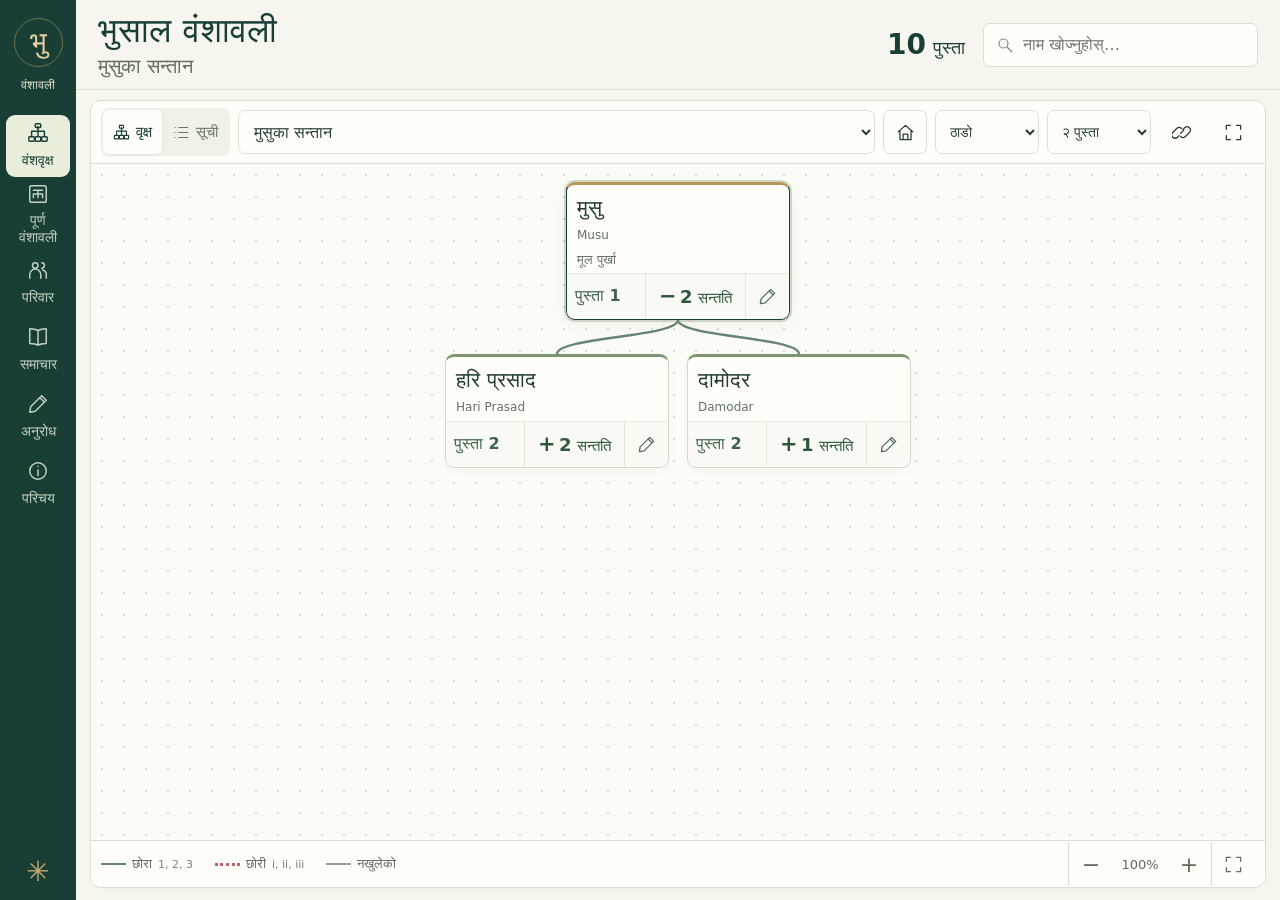
<file: index.html>
<!doctype html>
<html lang="ne"><head><meta charset="utf-8"><meta name="viewport" content="width=device-width,initial-scale=1"><meta name="theme-color" content="#193e35"><meta name="description" content="भुसाल वंशावली — मुसुका सन्तान। पुस्ता र पारिवारिक सम्बन्ध हेर्नुहोस्।"><title>भुसाल वंशावली · मुसुका सन्तान</title><link rel="icon" href="data:image/svg+xml,%3Csvg xmlns='http://www.w3.org/2000/svg' viewBox='0 0 64 64'%3E%3Crect width='64' height='64' rx='15' fill='%23193e35'/%3E%3Ctext x='32' y='45' text-anchor='middle' font-size='40' fill='%23e6d9a7'%3Eभु%3C/text%3E%3C/svg%3E"><link rel="stylesheet" href="./styles.css?v=4.3-compact"></head>
<body class="tree-active"><a class="skip-link" href="#main">परिवारको विवरणमा जानुहोस्</a>
<aside class="rail" aria-label="मुख्य मेनु"><button class="brand-mark" data-home title="मुसुबाट सुरु गर्नुहोस्" aria-label="मूल पुर्खा मुसु">भु<span>वंशावली</span></button><nav>
<button class="rail-link active" data-view="tree" aria-current="page"><span data-icon="tree"></span><span>वंशवृक्ष</span></button><button class="rail-link" data-view="chronicle" aria-label="पूर्ण वंशावली"><span data-icon="chart"></span><span class="chronicle-label">पूर्ण<br>वंशावली</span></button><button class="rail-link" data-view="people"><span data-icon="people"></span><span>परिवार</span></button><button class="rail-link" data-view="news"><span data-icon="book"></span><span>समाचार</span></button><button class="rail-link" data-view="requests"><span data-icon="edit"></span><span>अनुरोध</span></button><button class="rail-link" data-view="about"><span data-icon="info"></span><span>परिचय</span></button></nav><span class="rail-flower" aria-hidden="true">✳</span></aside>
<div id="app-shell"><header class="masthead"><div class="site-title"><h1>भुसाल वंशावली</h1><p>मुसुका सन्तान</p></div><div class="masthead-tools"><div class="generation-badge"><strong id="generation-count">10</strong><span>पुस्ता</span></div><button class="icon-button search-toggle" data-toggle-search aria-label="नाम खोज्नुहोस्" aria-controls="search-panel" aria-expanded="false"><span data-icon="search"></span></button><div id="search-panel" class="global-search"><label class="sr-only" for="search">नाम खोज्नुहोस् · Search names</label><span data-icon="search"></span><input id="search" type="search" placeholder="नाम खोज्नुहोस्…" autocomplete="off" aria-controls="search-results" aria-expanded="false"><div id="search-results" class="search-results" hidden></div></div></div></header>
<main id="main" tabindex="-1"><section id="tree-view" class="view"><h2 id="branch-title" class="sr-only">मुसुका सन्तान</h2><section class="tree-workspace" aria-label="परिवारका शाखा">
<div class="tree-toolbar"><div class="mode-tabs" role="tablist" aria-label="वृक्ष हेर्ने तरिका"><button id="chart-tab" role="tab" aria-selected="true" aria-controls="chart-panel" data-mode="chart"><span data-icon="tree"></span>वृक्ष</button><button id="outline-tab" role="tab" aria-selected="false" aria-controls="outline-panel" tabindex="-1" data-mode="outline"><span data-icon="list"></span>सूची</button></div>
<label class="branch-control"><span class="sr-only">शाखा छान्नुहोस्</span><select id="branch-select" aria-label="शाखा छान्नुहोस्"></select></label><button class="home-button button" data-home aria-label="मूल पुर्खा मुसुमा फर्कनुहोस्" title="मुसुमा फर्कनुहोस्"><span data-icon="home"></span></button>
<div class="view-options"><div class="layout-controls"><select id="orientation" aria-label="वृक्षको दिशा"><option value="vertical">ठाडो</option><option value="horizontal">तेर्सो</option></select></div><div class="depth-control"><select id="depth" aria-label="कति पुस्ता देखाउने"><option value="2">२ पुस्ता</option><option value="3">३ पुस्ता</option><option value="4">४ पुस्ता</option><option value="all">सबै पुस्ता</option><option value="custom" hidden>थप शाखा</option></select></div><button id="share-branch" class="icon-button" aria-label="शाखाको लिंक कपी गर्नुहोस्" title="शाखाको लिंक"><span data-icon="link"></span></button><button id="focus-tree" class="icon-button" aria-label="वृक्ष फैलाउनुहोस्" aria-pressed="false" title="वृक्ष फैलाउनुहोस्"><span data-icon="fit"></span></button></div></div>
<nav id="ancestor-path" class="ancestor-path" aria-label="मुसुसम्मको पुस्ता"></nav>
<div id="chart-panel" role="tabpanel" aria-labelledby="chart-tab"><div id="tree-viewport" class="tree-viewport" tabindex="0" aria-label="पारिवारिक वृक्ष। शाखा हेर्न स्क्रोल गर्नुहोस्।"><div id="tree-sizer"><div id="tree-canvas"></div></div></div></div>
<div id="outline-panel" role="tabpanel" aria-labelledby="outline-tab" hidden><div id="outline-list"></div></div>
<div class="connection-key" aria-label="रेखाको अर्थ"><div class="key-labels"><span><i class="male-line"></i>छोरा <small>1, 2, 3</small></span><span><i class="female-line"></i>छोरी <small>i, ii, iii</small></span><span><i class="unknown-line"></i>नखुलेको</span></div><div class="zoom-tools"><button id="zoom-out" aria-label="सानो पार्नुहोस्">−</button><button id="zoom-reset" aria-label="सामान्य आकार">100%</button><button id="zoom-in" aria-label="ठूलो पार्नुहोस्">+</button><button id="fit-tree" aria-label="शाखा मिलाएर हेर्नुहोस्" title="शाखा मिलाएर हेर्नुहोस्"><span data-icon="fit"></span></button></div><span id="tree-count" class="sr-only" role="status" aria-live="polite"></span></div></section></section>
<section id="chronicle-view" class="view" hidden>
  <div class="chronicle-toolbar"><div><h2>पूर्ण वंशावली</h2><p>मुसुदेखि हालसम्मका सबै पुस्ता, एउटै पानामा।</p></div><div class="chronicle-actions"><a class="button primary" href="./Bhusal-Full-Chronicle.pdf#view=FitH" target="_blank" rel="noopener">PDF खोल्नुहोस् <span data-icon="arrow"></span></a><a class="button" href="./Bhusal-Full-Chronicle.pdf" download>डाउनलोड <span data-icon="download"></span></a></div></div>
  <p class="pdf-hint">तल पूर्ण वंशावलीको झलक छ। स्पष्ट पढ्न “PDF खोल्नुहोस्” थिचेर ठूलो पार्नुहोस्। PDF को बुकमार्कबाट मुख्य शाखामा जान सकिन्छ।</p>
  <div class="chronicle-preview" tabindex="0" aria-label="पूर्ण वंशावलीको झलक, स्क्रोल गरेर हेर्नुहोस्"><a href="./Bhusal-Full-Chronicle.pdf#view=FitH" target="_blank" rel="noopener" aria-label="स्पष्ट र ठूलो पढ्न पूर्ण वंशावली PDF खोल्नुहोस्"><img src="./chronicle-preview.png" alt="मुसुका सन्तानका दस पुस्ता र सबै शाखाको पूर्ण वंशावलीको झलक" loading="lazy"></a></div>
</section>
      <section id="people-view" class="view" hidden>
        <div class="page-intro"><span class="eyebrow">FAMILY DIRECTORY</span><h2>हाम्रा परिवारजन</h2><p>सबै शाखाका सदस्य र जीवनसाथी। नामबाट खोज्नुहोस् वा सूची छनोट गर्नुहोस्।</p></div>
        <div class="directory-tools"><label>अभिलेख<select id="people-filter"><option value="all">सबै · Everyone</option><option value="lineage">वंशका सदस्य · Lineage</option><option value="partners">जीवनसाथी · Spouses</option><option value="unclear">पुष्टि बाँकी · Clarify</option><option value="deceased">स्वर्गीय · Deceased</option></select></label><label>पुस्ता<select id="generation-filter"><option value="all">सबै पुस्ता</option></select></label><span id="directory-count" role="status"></span></div>
        <div id="directory-grid" class="directory-grid"></div><p id="directory-empty" class="empty-state" hidden>नाम भेटिएन। अर्को हिज्जे वा छनोट प्रयोग गर्नुहोस्।<br>No matching records. Try another spelling or filter.</p>
      </section>      <section id="news-view" class="view" hidden>
        <div class="page-intro"><span class="eyebrow">STORIES, CULTURE & UPDATES</span><h2>समाचार तथा सम्झना</h2><p>वंशावलीमा भएका सुधार, परिवारका कथा र साझा सम्पदा।</p></div>
        <div class="community-tabs" role="tablist" aria-label="Stories and updates"><button role="tab" aria-selected="true" data-community="updates">समाचार / अपडेट</button><button role="tab" aria-selected="false" tabindex="-1" data-community="heritage">इतिहास र संस्कृति</button><button role="tab" aria-selected="false" tabindex="-1" data-community="photos">तस्बिर</button></div>
        <div id="community-updates" class="community-pane"></div>
        <div id="community-heritage" class="community-pane" hidden></div>
        <div id="community-photos" class="community-pane" hidden></div>
      </section>      <section id="requests-view" class="view" hidden>
        <div class="page-intro"><span class="eyebrow">HELP KEEP OUR RECORDS CURRENT</span><h2>थप्नुहोस्, सच्याउनुहोस्</h2><p>नयाँ सन्तति, नामको सुधार वा परिवारको विवरण पठाउनुहोस्। संयोजकको समीक्षापछि मात्र वंशावलीमा परिवर्तन हुन्छ।</p></div>
        <div class="request-layout"><form id="request-form" class="request-form">
          <label>कुन सदस्यसँग सम्बन्धित? <span>Person or branch</span><select id="request-person" required><option value="">सदस्य छान्नुहोस्…</option></select></label>
          <label>अनुरोधको प्रकार <span>Type of request</span><select id="request-type"><option value="new-child">नयाँ सन्तति / पुस्ता थप्ने</option><option value="parent-details">मातापिताको विवरण थप्ने / सच्याउने</option><option value="correction">नाम वा सम्बन्ध सच्याउने</option><option value="life-status">जीवनस्थिति / निधनको विवरण</option><option value="photo">तस्बिर वा सम्झना</option><option value="story">कथा, इतिहास वा समाचार</option><option value="other">अन्य जानकारी</option></select></label>
          <fieldset id="request-parent-fields" class="request-parent-fields" hidden><legend>मातापिताको विवरण</legend><label>पिताको नाम<input id="request-father" maxlength="160" placeholder="थाहा भएको नाम लेख्नुहोस्"></label><label>माताको नाम<input id="request-mother" maxlength="160" placeholder="थाहा भएको नाम लेख्नुहोस्"></label><p class="request-note">नखुलेको नाम खाली छोड्नुहोस्। थप परिचय र जानकारीको आधार तल लेख्नुहोस्।</p></fieldset><label>नयाँ वा सही नाम <span>Proposed name, if applicable</span><input id="request-name" maxlength="160" placeholder="नेपालीमा नाम लेख्नुहोस्"></label>
          <label>विवरण <span>What should be added or corrected?</span><textarea id="request-details" required maxlength="2500" rows="5" placeholder="सम्बन्ध, मातापिताको नाम र आवश्यक विवरण। मिति लेख्दा BS वा AD स्पष्ट गर्नुहोस्।"></textarea></label>
          <label>जानकारीको आधार <span>Source or supporting evidence</span><textarea id="request-evidence" maxlength="700" rows="2" placeholder="यो जानकारी कसरी थाहा भयो? तस्बिर वा कागजात इमेलमा थप्न सक्नुहुन्छ।"></textarea></label>
          <div class="request-fields"><label>तपाईंको नाम<input id="request-reporter" required maxlength="100" autocomplete="name"></label><label>जवाफका लागि इमेल <span>Optional</span><input id="request-email" type="email" maxlength="160" autocomplete="email"></label></div>
          <button type="submit" class="button primary">अनुरोध तयार गर्नुहोस्</button><p class="request-note">यो फारमले आफैँ इमेल पठाउँदैन। अर्को चरणमा तयार इमेल खोलेर तपाईंले पठाउन सक्नुहुन्छ।</p>
        </form><aside class="request-aside"><article class="about-card"><span class="article-number">सम्पर्क</span><h3>सम्पर्क व्यक्तिहरू</h3><div class="contact-people"><div><span class="contact-role">संयोजक</span><strong class="contact-name">Tikaram Bhusal <span class="contact-nepali" lang="ne">(टीकाराम भुसाल)</span></strong></div><div><span class="contact-role">वेबसाइट व्यवस्थापक · Maintainer</span><a class="contact-name" href="https://ballavbabu.github.io/" target="_blank" rel="noopener">Lila Ballav Bhusal <span class="contact-nepali" lang="ne">(लिला बल्लभ भुसाल)</span><span aria-hidden="true"> ↗</span></a></div></div><p class="contact-email-label">वेबसाइट व्यवस्थापकलाई अनुरोध पठाउने इमेल</p><a class="maintainer-email" href="mailto:krish.bhula@gmail.com">krish.bhula@gmail.com</a><p>प्राप्त जानकारी परिवारसँग पुष्टि गरी वंशावलीमा अद्यावधिक गरिनेछ।</p><ol><li>सम्बन्धित सदस्य छान्नुहोस्।</li><li>सही जानकारी र आधार लेख्नुहोस्।</li><li>इमेल तयार गरेर पठाउनुहोस्।</li></ol><p>Phone numbers are private and are not part of the public family records. Please share photographs or documents as email attachments when needed.</p></article><article class="about-card"><h3>नयाँ पुस्ता</h3><p>A family can grow beyond the tenth generation. Select the existing parent, choose “नयाँ सन्तति,” and provide the child’s name and relationship. The request includes the parent’s permanent record ID so people with matching names are not confused.</p></article></aside></div>
        <section id="request-preview" class="request-preview" hidden><h3>तयार अनुरोध</h3><p role="status">इमेल अझै पठाइएको छैन। तलको बटनबाट इमेल खोलेर समीक्षा गरी पठाउनुहोस्।</p><pre id="request-message"></pre><div class="request-actions"><a id="request-mail" class="button primary">इमेल खोल्नुहोस्</a><button id="request-copy" class="button">पाठ कपी</button><button id="request-download" class="button">अनुरोध डाउनलोड</button></div><p class="request-note">If an email app does not open, copy this text into Gmail and send it to the maintainer. Add photo or document attachments in your email app.</p><p id="request-feedback" role="status"></p></section>
      </section>

<section id="about-view" class="view" hidden><div class="page-intro"><h2>हाम्रो परिवार, हाम्रो पहिचान</h2><p>मुसुका सन्तानको पुस्ता र पारिवारिक सम्बन्ध।</p></div><div class="about-grid">
<article class="about-card"><h3>वंशवृक्ष हेर्ने तरिका</h3><p>नाममा थिच्दा परिवार र तस्बिरको विवरण खुल्छ। + जीवनसाथीको नाममा थिच्दा उहाँको आफ्नै विवरण र मातापिताको जानकारी खुल्छ। + बाट सन्तति खोल्नुहोस्। सूचीबाट पुस्ता अनुसार पढ्न सकिन्छ।</p><p>हरियो सीधा रेखाले छोरा र रातो थोप्ला रेखाले छोरीलाई जनाउँछ। लिङ्ग नखुलेको सम्बन्ध खैरो रेखामा देखिन्छ। छोरीका उपलब्ध सन्तति पनि वृक्षमा समेटिएका छन्।</p><p>1, 2, 3 र i, ii, iii छुट्टाछुट्टै क्रमचिन्ह हुन्। यी दुई समूह जोडेर एउटै जन्मक्रम मानिएको छैन। ? भएको नाम वा विवरणमा थप पुष्टि आवश्यक छ।</p><p>स्व. ले स्वर्गीय जनाउँछ। जीवनस्थिति नखुलेको व्यक्तिलाई स्वतः जीवित वा स्वर्गीय मानिएको छैन।</p></article>
<article class="about-card"><h3>तस्बिर र नयाँ पुस्ता</h3><p>व्यक्तिको विवरणमा तस्बिर राखेर यस ब्राउजरमा हेर्न सकिन्छ। सबैले देख्ने तस्बिरका लागि संयोजकलाई अनुरोध पठाउनुहोस्।</p><p>नयाँ सन्तति वा नामको सुधारका लागि कलमको चिन्ह वा अनुरोध मेनु प्रयोग गर्नुहोस्। तपाईंले पठाएको इमेल संयोजकले समीक्षा गरेपछि वंशावली अद्यावधिक हुन्छ।</p><p>फोन नम्बर सार्वजनिक गरिएको छैन।</p><button class="button primary" data-view="requests">अनुरोध पठाउने</button></article><article class="about-card contact-card"><h3>सम्पर्क व्यक्तिहरू</h3><div class="contact-people"><div><span class="contact-role">संयोजक</span><strong class="contact-name">Tikaram Bhusal <span class="contact-nepali" lang="ne">(टीकाराम भुसाल)</span></strong></div><div><span class="contact-role">वेबसाइट व्यवस्थापक · Maintainer</span><a class="contact-name" href="https://ballavbabu.github.io/" target="_blank" rel="noopener">Lila Ballav Bhusal <span class="contact-nepali" lang="ne">(लिला बल्लभ भुसाल)</span><span aria-hidden="true"> ↗</span></a></div></div><p class="contact-email-label">वेबसाइट व्यवस्थापकलाई अनुरोध पठाउने इमेल</p><a class="maintainer-email" href="mailto:krish.bhula@gmail.com">krish.bhula@gmail.com</a><p>नाम, मातापिता वा नयाँ सन्ततिको विवरण पठाउन अनुरोध फारम प्रयोग गर्न सक्नुहुन्छ।</p><button class="button" data-view="requests">अनुरोध तयार गर्ने</button></article></div></section>
</main></div><dialog id="profile-dialog" class="profile-dialog" aria-labelledby="profile-name"><div id="profile-content"></div></dialog><input id="photo-input" type="file" accept="image/jpeg,image/png,image/webp" hidden><div id="toast" class="toast" role="status" hidden></div><noscript><p>वंशवृक्ष हेर्न ब्राउजरमा JavaScript खोल्नुहोस्।</p></noscript><script src="./data.js?v=4.1"></script><script src="./app.js?v=4.3-compact"></script><script src="./content.js?v=4.1"></script><script src="./community.js?v=4.1"></script></body></html>
</file>
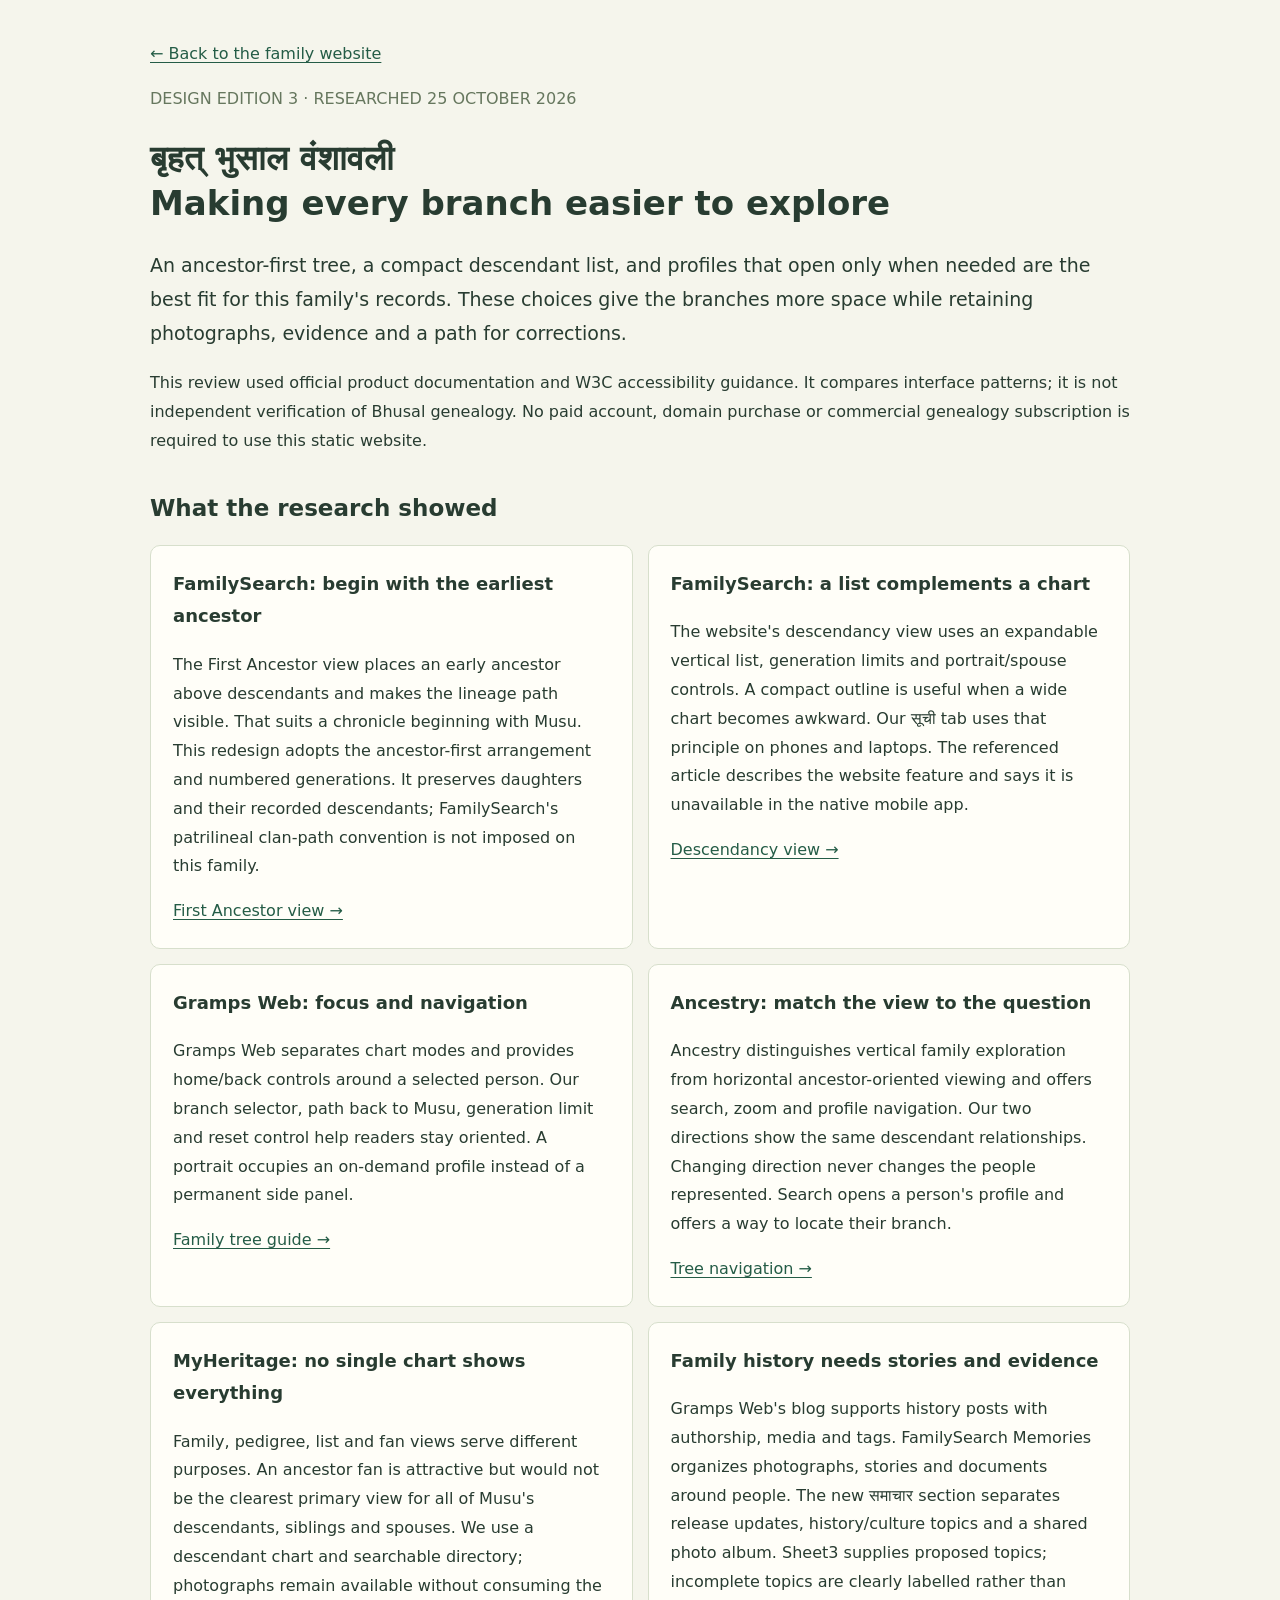
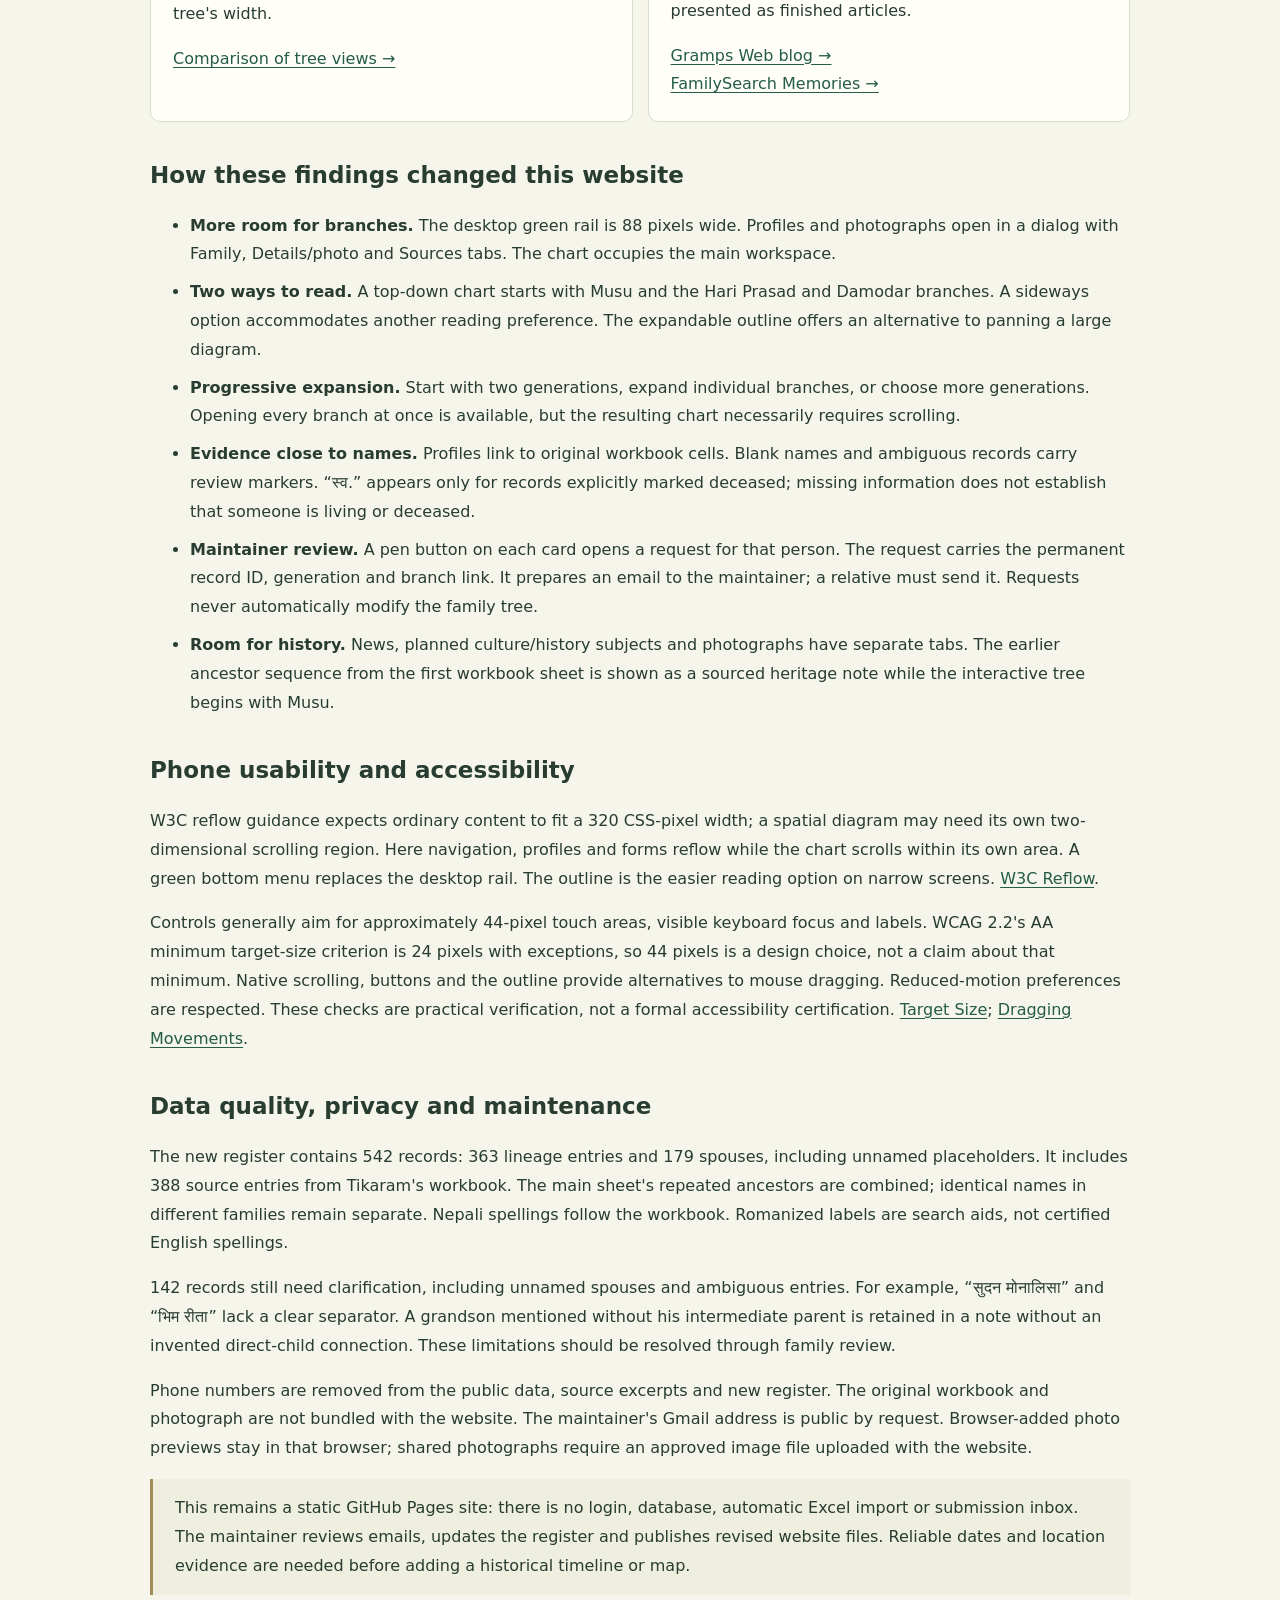
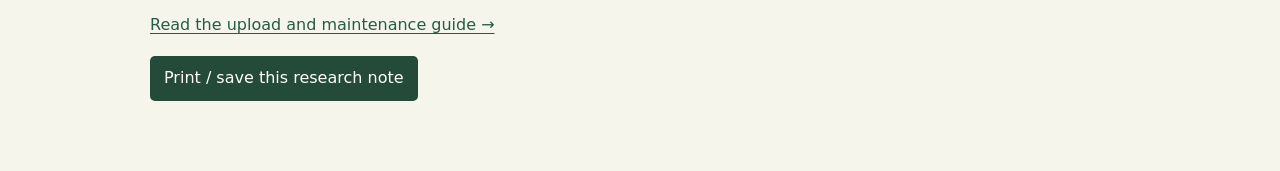
<file: DESIGN-RESEARCH.html>
<!doctype html><html lang="en"><head><meta charset="utf-8"><meta name="viewport" content="width=device-width,initial-scale=1"><title>Research & design · Bhusal Family</title><style>body{margin:0;background:#f5f5ec;color:#283c31;font:16px/1.8 system-ui,sans-serif}main{max-width:980px;margin:auto;padding:40px 24px 70px}a{color:#245c46;text-underline-offset:3px}h1{font-size:34px;line-height:1.3}h2{font-size:23px;line-height:1.5;margin-top:36px}h3{font-size:18px}small,.muted{color:#66775e}.intro{font-size:19px}.comparison{display:grid;grid-template-columns:1fr 1fr;gap:15px}.comparison article{background:#fffef8;border:1px solid #d7dfcc;border-radius:10px;padding:22px}.comparison h3{margin-top:0}li{margin:9px 0}.note{border-left:3px solid #a28b57;padding:15px 22px;background:#eeefdf}code{font-size:14px;overflow-wrap:anywhere}button{font:inherit;padding:8px 14px;background:#244a39;color:white;border:0;border-radius:5px}@media(max-width:650px){main{padding:25px 18px}.comparison{grid-template-columns:1fr}h1{font-size:27px}}@media print{body{background:white}main{max-width:none;padding:0}.comparison{display:block}.comparison article{break-inside:avoid;margin:15px 0}button{display:none}}</style></head><body><main>
<a href="./index.html">← Back to the family website</a><p class="muted">DESIGN EDITION 3 · RESEARCHED 25 OCTOBER 2026</p><h1>बृहत् भुसाल वंशावली<br>Making every branch easier to explore</h1>
<p class="intro">An ancestor-first tree, a compact descendant list, and profiles that open only when needed are the best fit for this family's records. These choices give the branches more space while retaining photographs, evidence and a path for corrections.</p>
<p>This review used official product documentation and W3C accessibility guidance. It compares interface patterns; it is not independent verification of Bhusal genealogy. No paid account, domain purchase or commercial genealogy subscription is required to use this static website.</p>
<h2>What the research showed</h2><div class="comparison">
<article><h3>FamilySearch: begin with the earliest ancestor</h3><p>The First Ancestor view places an early ancestor above descendants and makes the lineage path visible. That suits a chronicle beginning with Musu. This redesign adopts the ancestor-first arrangement and numbered generations. It preserves daughters and their recorded descendants; FamilySearch's patrilineal clan-path convention is not imposed on this family.</p><a href="https://www.familysearch.org/en/blog/first-ancestor-tree-view">First Ancestor view →</a></article>
<article><h3>FamilySearch: a list complements a chart</h3><p>The website's descendancy view uses an expandable vertical list, generation limits and portrait/spouse controls. A compact outline is useful when a wide chart becomes awkward. Our सूची tab uses that principle on phones and laptops. The referenced article describes the website feature and says it is unavailable in the native mobile app.</p><a href="https://articles.familysearch.org/hc/en-us/articles/41007110810779-What-does-the-descendancy-view-do-in-Family-Tree">Descendancy view →</a></article>
<article><h3>Gramps Web: focus and navigation</h3><p>Gramps Web separates chart modes and provides home/back controls around a selected person. Our branch selector, path back to Musu, generation limit and reset control help readers stay oriented. A portrait occupies an on-demand profile instead of a permanent side panel.</p><a href="https://www.grampsweb.org/user-guide/tree/">Family tree guide →</a></article>
<article><h3>Ancestry: match the view to the question</h3><p>Ancestry distinguishes vertical family exploration from horizontal ancestor-oriented viewing and offers search, zoom and profile navigation. Our two directions show the same descendant relationships. Changing direction never changes the people represented. Search opens a person's profile and offers a way to locate their branch.</p><a href="https://help.ancestry.com/hc/en-us/articles/53933347829779-Navigating-an-Ancestry-Family-Tree">Tree navigation →</a></article>
<article><h3>MyHeritage: no single chart shows everything</h3><p>Family, pedigree, list and fan views serve different purposes. An ancestor fan is attractive but would not be the clearest primary view for all of Musu's descendants, siblings and spouses. We use a descendant chart and searchable directory; photographs remain available without consuming the tree's width.</p><a href="https://www.myheritage.com/help/en/articles/12852432-what-are-the-myheritage-tree-views-and-how-can-they-be-useful-for-me">Comparison of tree views →</a></article>
<article><h3>Family history needs stories and evidence</h3><p>Gramps Web's blog supports history posts with authorship, media and tags. FamilySearch Memories organizes photographs, stories and documents around people. The new समाचार section separates release updates, history/culture topics and a shared photo album. Sheet3 supplies proposed topics; incomplete topics are clearly labelled rather than presented as finished articles.</p><a href="https://www.grampsweb.org/user-guide/blog/">Gramps Web blog →</a><br><a href="https://www.familysearch.org/en/memories/">FamilySearch Memories →</a></article>
</div>
<h2>How these findings changed this website</h2>
<ul><li><strong>More room for branches.</strong> The desktop green rail is 88 pixels wide. Profiles and photographs open in a dialog with Family, Details/photo and Sources tabs. The chart occupies the main workspace.</li><li><strong>Two ways to read.</strong> A top-down chart starts with Musu and the Hari Prasad and Damodar branches. A sideways option accommodates another reading preference. The expandable outline offers an alternative to panning a large diagram.</li><li><strong>Progressive expansion.</strong> Start with two generations, expand individual branches, or choose more generations. Opening every branch at once is available, but the resulting chart necessarily requires scrolling.</li><li><strong>Evidence close to names.</strong> Profiles link to original workbook cells. Blank names and ambiguous records carry review markers. “स्व.” appears only for records explicitly marked deceased; missing information does not establish that someone is living or deceased.</li><li><strong>Maintainer review.</strong> A pen button on each card opens a request for that person. The request carries the permanent record ID, generation and branch link. It prepares an email to the maintainer; a relative must send it. Requests never automatically modify the family tree.</li><li><strong>Room for history.</strong> News, planned culture/history subjects and photographs have separate tabs. The earlier ancestor sequence from the first workbook sheet is shown as a sourced heritage note while the interactive tree begins with Musu.</li></ul>
<h2>Phone usability and accessibility</h2>
<p>W3C reflow guidance expects ordinary content to fit a 320 CSS-pixel width; a spatial diagram may need its own two-dimensional scrolling region. Here navigation, profiles and forms reflow while the chart scrolls within its own area. A green bottom menu replaces the desktop rail. The outline is the easier reading option on narrow screens. <a href="https://www.w3.org/WAI/WCAG22/Understanding/reflow.html">W3C Reflow</a>.</p>
<p>Controls generally aim for approximately 44-pixel touch areas, visible keyboard focus and labels. WCAG 2.2's AA minimum target-size criterion is 24 pixels with exceptions, so 44 pixels is a design choice, not a claim about that minimum. Native scrolling, buttons and the outline provide alternatives to mouse dragging. Reduced-motion preferences are respected. These checks are practical verification, not a formal accessibility certification. <a href="https://www.w3.org/WAI/WCAG22/Understanding/target-size-minimum.html">Target Size</a>; <a href="https://www.w3.org/WAI/WCAG22/Understanding/dragging-movements.html">Dragging Movements</a>.</p>
<h2>Data quality, privacy and maintenance</h2>
<p>The new register contains 542 records: 363 lineage entries and 179 spouses, including unnamed placeholders. It includes 388 source entries from Tikaram's workbook. The main sheet's repeated ancestors are combined; identical names in different families remain separate. Nepali spellings follow the workbook. Romanized labels are search aids, not certified English spellings.</p>
<p>142 records still need clarification, including unnamed spouses and ambiguous entries. For example, “सुदन मोनालिसा” and “भिम रीता” lack a clear separator. A grandson mentioned without his intermediate parent is retained in a note without an invented direct-child connection. These limitations should be resolved through family review.</p>
<p>Phone numbers are removed from the public data, source excerpts and new register. The original workbook and photograph are not bundled with the website. The maintainer's Gmail address is public by request. Browser-added photo previews stay in that browser; shared photographs require an approved image file uploaded with the website.</p>
<p class="note">This remains a static GitHub Pages site: there is no login, database, automatic Excel import or submission inbox. The maintainer reviews emails, updates the register and publishes revised website files. Reliable dates and location evidence are needed before adding a historical timeline or map.</p>
<p><a href="./UPLOAD-GUIDE.txt">Read the upload and maintenance guide →</a></p><button onclick="window.print()">Print / save this research note</button>
</main></body></html>
</file>
<file: styles.css>
:root{--forest:#193e35;--forest-dark:#133129;--ink:#243e35;--muted:#627269;--cream:#f6f5ee;--paper:#fffef9;--line:#d9dfd2;--gold:#b99655;--sage:#e8eee2;--amber:#855d23;--amber-bg:#fff2d7;--rail:88px;--card-w:232px;--card-h:144px;font-family:'Noto Sans Devanagari','Kohinoor Devanagari','Nirmala UI',system-ui,sans-serif;color:var(--ink);background:var(--cream);font-synthesis:none}
*{box-sizing:border-box}body{margin:0}button,input,select{font:inherit}button,a,input,select{-webkit-tap-highlight-color:transparent}button{cursor:pointer;color:inherit}button{border:0;background:none}a{color:var(--forest)}button:disabled{cursor:default;opacity:.45}button:focus-visible,a:focus-visible,select:focus-visible,input:focus-visible,[tabindex]:focus-visible{outline:3px solid var(--gold);outline-offset:3px}button svg,.button svg{width:19px;height:19px;flex-shrink:0}button,select,input{touch-action:manipulation}p{line-height:1.7}h1,h2,h3,p{margin:0}h1,h2,h3{font-weight:650}select,input{color:var(--ink);background:var(--paper);border:1px solid var(--line);border-radius:7px;min-height:44px}select{padding:7px 30px 7px 11px;max-width:100%;font-size:13px}input{padding:9px 12px;font-size:14px;min-width:0}small{font-weight:400}[hidden]{display:none!important}.sr-only{position:absolute;width:1px;height:1px;padding:0;margin:-1px;overflow:hidden;clip:rect(0,0,0,0);white-space:nowrap;border:0}.skip-link{position:fixed;top:-70px;left:100px;z-index:100;background:var(--forest);color:white;padding:12px}.skip-link:focus{top:10px}.eyebrow{display:block;font-size:10px;letter-spacing:1.5px;color:var(--muted);font-weight:550}.button{display:inline-flex;align-items:center;justify-content:center;gap:8px;min-height:44px;padding:8px 14px;border:1px solid var(--line);border-radius:7px;text-decoration:none;background:var(--paper);font-size:13px}.button:hover,.icon-button:hover,.text-button:hover{background:var(--sage)}.button.primary{background:var(--forest);border-color:var(--forest);color:white}.button.primary:hover{background:var(--forest-dark)}.icon-button{display:inline-grid;place-items:center;width:44px;height:44px;border-radius:7px;flex-shrink:0}.text-button{min-height:44px;padding:8px 12px;border-radius:7px;font-size:12px}.text-button span{font-size:18px;margin-left:8px}
.rail{width:var(--rail);position:fixed;inset:0 auto 0 0;z-index:20;background:var(--forest);color:#f4f0da;display:flex;align-items:center;flex-direction:column;padding:24px 8px 18px}.brand-mark{font-size:29px;border:1px solid #bba56580;border-radius:50%;width:49px;height:49px;color:#e2cea0;line-height:1.4;position:relative}.brand-mark>span{position:absolute;top:58px;left:-9px;width:65px;font-size:11px;letter-spacing:1px;color:#e6e5d4}.rail nav{margin-top:67px;width:100%;display:flex;flex-direction:column;gap:10px}.rail-link{width:100%;display:flex;flex-direction:column;gap:7px;align-items:center;justify-content:center;min-height:78px;border-radius:9px;color:#c4d1c2;font-size:12px;line-height:1.35}.rail-link svg{width:22px;height:22px}.rail-link small{display:block;font-size:9px;margin-top:4px;letter-spacing:.5px;opacity:.8}.rail-link:hover{background:#ffffff0c;color:#fff}.rail-link.active{background:#e9eedc;color:var(--forest)}.rail-flower{margin-top:auto;padding-top:35px;font-size:38px;font-weight:300;color:#c5ac6c}.rail-foot{text-align:center;font-size:11px;line-height:1.7;letter-spacing:1px;color:#c2ccbc;margin-top:10px}
#app-shell{margin-left:var(--rail)}.masthead{display:flex;justify-content:space-between;align-items:center;gap:24px;padding:24px 32px 20px;border-bottom:1px solid var(--line);background:var(--cream)}.site-title h1{font-size:29px;line-height:1.6;color:var(--forest);letter-spacing:-.5px}.site-title .eyebrow{font-size:9px;letter-spacing:2px;margin-bottom:3px}.site-title p{font-size:12px;color:#7a7a61;letter-spacing:1px}.masthead-tools{display:flex;align-items:center;gap:8px}.global-search{position:relative;width:315px}.global-search>svg{position:absolute;width:18px;height:18px;left:13px;top:14px;color:#7b897c;pointer-events:none}.global-search input{padding-left:39px;width:100%;height:46px;background:#fffef9}.search-results{position:absolute;top:54px;right:0;z-index:30;width:390px;max-width:calc(100vw - 32px);max-height:420px;overflow:auto;background:var(--paper);border:1px solid var(--line);box-shadow:0 15px 40px #18362c22;border-radius:10px;padding:7px}.search-results button{display:flex;align-items:center;gap:12px;text-align:left;width:100%;padding:10px;border-radius:6px;min-height:60px}.search-results button:hover,.search-results button:focus-visible{background:var(--sage)}.search-results strong{display:block;font-size:15px}.search-results small{display:block;font-size:11px;color:var(--muted);margin-top:3px}.search-results p{padding:15px;font-size:13px}.source-shortcut{color:var(--forest);border:1px solid var(--line)}main{padding:0 32px;max-width:2000px;margin:auto}.workspace-heading{display:flex;align-items:center;justify-content:space-between;gap:15px;padding:20px 0 15px}.workspace-heading h2{font-size:23px;line-height:1.7}.workspace-heading .eyebrow{font-size:10px;letter-spacing:.8px}.record-summary{text-align:right;font-size:12px;color:var(--muted)}.record-summary>span{color:var(--forest);font-weight:650;font-size:16px}.record-summary i{font-style:normal;padding:0 7px;color:#a9b29f}.review-link{display:block;font-size:11px;color:#8b6d39;padding:5px 0 0;margin-left:auto;min-height:32px}.review-link:hover{text-decoration:underline}
.tree-workspace{border:1px solid var(--line);border-radius:13px;background:var(--paper);overflow:hidden;box-shadow:0 5px 20px #15382d04}.tree-toolbar{display:flex;align-items:center;gap:12px;padding:14px 18px;border-bottom:1px solid var(--line)}.mode-tabs{display:flex;padding:4px;background:#f0f2e9;border-radius:8px;gap:3px;flex-shrink:0}.mode-tabs button{min-height:42px;padding:7px 15px;display:flex;align-items:center;gap:8px;font-size:14px;border-radius:6px;color:#68796b}.mode-tabs button small{font-size:10px}.mode-tabs button[aria-selected=true]{background:var(--paper);box-shadow:0 1px 4px #1d3e3512;color:var(--forest);font-weight:600}.branch-control{margin-left:auto;min-width:150px;max-width:355px;flex:1}.branch-control select{width:100%;font-size:14px;min-height:46px}.home-button{white-space:nowrap}.ancestor-path{display:flex;align-items:center;gap:3px;min-height:39px;padding:1px 18px;overflow:auto;white-space:nowrap;scrollbar-width:thin;background:#f8f8f1;border-bottom:1px solid #e9ecdf;font-size:12px;color:#8c9585}.ancestor-path button{min-height:36px;padding:5px 6px;font-size:12px;flex-shrink:0;color:#5e7665}.ancestor-path button:last-child{font-weight:650;color:var(--forest)}.ancestor-path button:hover{text-decoration:underline}.view-options{display:flex;align-items:center;gap:12px;padding:8px 18px;border-bottom:1px solid #e9ecdf}.layout-controls,.depth-control{display:flex;align-items:center;gap:7px}.view-options label{font-size:11px;color:var(--muted)}.view-options select{min-height:38px;background:#fffef9;font-size:12px;padding-top:6px;padding-bottom:6px}.view-options .text-button{margin-left:auto}.view-options .icon-button{width:40px;height:40px}.tree-viewport{height:clamp(420px,calc(100dvh - 365px),820px);min-height:420px;overflow:auto;position:relative;background-color:#fcfcf6;background-image:radial-gradient(#d9dfcf .8px,transparent .8px);background-size:20px 20px;scrollbar-width:thin;scrollbar-color:#bdc9b2 #f3f5ec;overscroll-behavior:contain;cursor:grab;outline-offset:-4px!important;touch-action:pan-x pan-y pinch-zoom}.tree-viewport.dragging{cursor:grabbing;user-select:none}#tree-sizer{position:relative;min-width:100%;min-height:100%}#tree-canvas{position:absolute;transform-origin:0 0}.tree-edges{position:absolute;inset:0;overflow:visible;pointer-events:none}.tree-edges path{fill:none;stroke:#acbca5;stroke-width:1.8}.tree-edges .provisional{stroke:#b09261;stroke-dasharray:5 5}.person-node{position:absolute;width:var(--card-w);height:var(--card-h);background:var(--paper);border:1px solid #cfd9c8;border-top:3px solid var(--tone,#7d9678);border-radius:9px;box-shadow:0 3px 9px #2347350a;overflow:hidden}.person-node.root{border-top-color:var(--gold)}.person-node.selected{border-color:var(--forest);box-shadow:0 0 0 2px #79927455,0 5px 15px #193e3510}.person-node:hover{box-shadow:0 4px 15px #193e3518}.person-main{display:flex;align-items:center;gap:11px;width:100%;height:97px;text-align:left;padding:12px}.node-copy{min-width:0;flex:1}.node-copy strong{font-size:16px;font-weight:600;line-height:1.55;display:-webkit-box;-webkit-line-clamp:2;-webkit-box-orient:vertical;overflow:hidden}.node-copy .english{display:block;white-space:nowrap;text-overflow:ellipsis;overflow:hidden;font-size:10px;color:var(--muted);margin:2px 0}.node-copy .partner{display:block;white-space:nowrap;overflow:hidden;text-overflow:ellipsis;font-size:10px;color:#767b62}.node-foot{height:44px;display:flex;align-items:center;justify-content:space-between;border-top:1px solid #e9eddf;padding-left:12px;background:#f8faf3;gap:4px}.node-generation{font-size:10px;color:#6d7f65;white-space:nowrap}.node-generation span{color:#9b7e4f;margin-left:4px}.expand-node{height:44px;padding:0 13px;display:flex;align-items:center;gap:7px;font-size:11px;border-left:1px solid #e0e6d6;min-width:90px;justify-content:center}.expand-node b{font-size:19px;line-height:1;font-weight:400}.expand-node:hover{background:var(--sage)}.node-leaf{font-size:10px;color:#7d8b74;padding-right:12px}.avatar{width:32px;height:32px;flex-shrink:0;display:inline-grid;place-items:center;border-radius:50%;background:#eaf0e4;color:#5d785a;font-size:19px;overflow:hidden;border:1px solid #dce4d4}.avatar.female{background:#f4ece8;color:#9a6a5c;border-color:#ead9d1}.avatar.unknown{background:#eeede9;color:#7b7b71}.avatar img{width:100%;height:100%;object-fit:cover}.canvas-footer{display:flex;align-items:center;justify-content:space-between;padding:7px 15px;border-top:1px solid var(--line);gap:10px}.canvas-footer p{font-size:11px;color:#6d7a66}.canvas-footer p>span+span{margin-left:7px}.touch-hint{display:none}.zoom-tools{display:flex;align-items:center;border:1px solid var(--line);border-radius:7px;overflow:hidden;background:#fffef9}.zoom-tools button{height:44px;min-width:44px;padding:7px;font-size:22px}.zoom-tools button:hover{background:var(--sage)}#zoom-reset{font-size:11px;min-width:52px}#fit-tree{border-left:1px solid var(--line);display:grid;place-items:center}.tree-status{display:flex;align-items:center;justify-content:space-between;gap:10px;min-height:35px;padding:7px 16px;border-top:1px solid #e8ecdf;font-size:10px;color:#6c7d65;background:#f9faf4}.line-key{display:flex;align-items:center;gap:6px;font-size:9px}.line-key i{width:17px;border-top:1px dashed #b09261}.solid-key{width:17px;border-top:1px solid #acbca5;margin-left:7px}.under-note{font-size:11px;color:#7c826d;padding:11px 2px 0}
.outline-intro{padding:15px 20px;font-size:12px;color:var(--muted);border-bottom:1px solid var(--line)}#outline-list{padding:12px 20px 22px}.outline-group{margin:0;padding-left:18px;border-left:1px solid #d6dfce}.outline-group.top-level{padding:0;border:0}.outline-row{display:flex;align-items:center;min-height:76px;gap:8px;border-bottom:1px solid #e7ecdf}.outline-toggle{width:44px;height:48px;flex-shrink:0;color:#6a835d;border-radius:6px;font-size:24px}.outline-toggle:hover{background:var(--sage)}.outline-toggle.empty{font-size:12px;color:#b6bda9}.outline-person{display:flex;align-items:center;gap:11px;min-height:65px;flex:1;min-width:0;text-align:left;padding:8px 0}.outline-person>span:last-child{min-width:0}.outline-person strong{display:block;line-height:1.6;font-size:15px;overflow-wrap:anywhere}.outline-person small{display:block;font-size:11px;line-height:1.5;color:var(--muted)}.outline-meta{font-size:11px;color:#6f7f65;min-width:61px;text-align:right;line-height:1.7}.outline-meta small{display:block;color:#987845;font-size:10px}.outline-spouses{font-size:11px;color:#8b806b;display:block;margin-top:2px}.outline-group .outline-group .outline-group{padding-left:11px}.outline-group.deep{padding-left:0;border-left:0}
.page-intro{padding:30px 0 22px;max-width:800px}.page-intro h2{font-size:28px;line-height:1.8}.page-intro>p{color:var(--muted);font-size:14px;margin-top:5px}.directory-tools{display:flex;gap:14px;align-items:end;padding:16px;background:#eef1e7;border:1px solid var(--line);border-radius:9px;margin-bottom:20px}.directory-tools label{font-size:11px;color:var(--muted);display:flex;flex-direction:column;gap:5px}.directory-tools select{min-width:180px}#directory-count{margin-left:auto;font-size:12px;color:var(--muted);padding:12px 0}.directory-grid{display:grid;grid-template-columns:repeat(auto-fill,minmax(270px,1fr));gap:12px}.directory-card{display:flex;text-align:left;align-items:center;gap:14px;padding:17px;background:var(--paper);border:1px solid var(--line);border-radius:9px;min-height:112px}.directory-card:hover{border-color:#7c9976;box-shadow:0 4px 15px #193e350b}.directory-card .avatar{width:43px;height:43px;font-size:24px}.directory-card>span:last-child{min-width:0;flex:1}.directory-card strong{display:block;font-size:17px;line-height:1.6;overflow-wrap:anywhere}.directory-card small{display:block;font-size:11px;color:var(--muted);margin:3px 0}.directory-card em{display:block;font-style:normal;font-size:10px;color:#7c7f60;line-height:1.7}.empty-state{text-align:center;padding:45px 20px;font-size:14px;line-height:1.8;color:var(--muted)}.source-summary{display:grid;grid-template-columns:1.5fr 1fr 1fr;border:1px solid var(--line);border-radius:10px;overflow:hidden;background:var(--paper);margin-bottom:25px}.source-summary>div{padding:20px 25px;border-right:1px solid var(--line)}.source-summary>div:last-child{border:0}.source-summary span{display:block;font-size:11px;color:var(--muted)}.source-summary strong{display:block;font-size:25px;line-height:1.8;font-weight:600}.source-summary p{font-size:12px;color:var(--muted)}.source-toolbar{display:flex;align-items:center;gap:12px;margin-bottom:15px}.source-toolbar label{font-size:12px;white-space:nowrap}.source-toolbar input{flex:1;max-width:430px}.source-list details{background:var(--paper);border:1px solid var(--line);border-radius:8px;margin-bottom:9px;scroll-margin-top:20px}.source-list summary{list-style:none;display:flex;align-items:center;gap:13px;padding:15px;cursor:pointer;min-height:60px}.source-list summary::-webkit-details-marker{display:none}.source-list summary:after{content:'+';font-size:22px;margin-left:auto}.source-list details[open] summary:after{content:'−'}.source-ref{font-size:11px;padding:5px 8px;background:var(--sage);border-radius:4px;color:#526c4d}.source-location{font-size:13px;line-height:1.6}.source-entry{padding:4px 20px 22px;border-top:1px solid #edf0e5}.source-transcription{font-size:16px;line-height:1.9;margin:16px 0}.source-issue{font-size:12px;color:#8a6e37;background:#faf2de;padding:12px 14px;border-radius:5px;line-height:1.8}.source-people{display:flex;flex-wrap:wrap;gap:7px;margin-top:14px}.source-people button{font-size:12px;min-height:38px;padding:6px 10px;border:1px solid var(--line);border-radius:6px;background:#f7f9f0}.source-people button:hover{background:var(--sage)}.about-grid{display:grid;grid-template-columns:1fr 1fr;gap:18px}.about-card{position:relative;padding:27px;background:var(--paper);border:1px solid var(--line);border-radius:10px}.about-card h3{font-size:20px;line-height:1.7;margin:4px 0 17px}.about-card p{font-size:13px;color:var(--muted);margin:12px 0;line-height:1.9}.about-card .button{margin-top:8px}.article-number{font-family:Georgia,serif;font-size:25px;color:#b59c6c}.page-footer{display:flex;align-items:center;justify-content:space-between;gap:20px;font-size:10px;color:#808a76;padding:22px 0}.page-footer i{font-style:normal;margin:0 8px}
.profile-dialog{padding:0;border:1px solid #cbd6c4;border-radius:14px;width:min(530px,calc(100vw - 28px));max-height:calc(100dvh - 40px);background:var(--paper);color:var(--ink);box-shadow:0 24px 80px #14372b33;overflow:auto;overscroll-behavior:contain}.profile-dialog::backdrop{background:#10291f66;backdrop-filter:blur(2px)}body.profile-open{overflow:hidden}.dialog-top{display:flex;align-items:center;justify-content:space-between;padding:9px 15px;border-bottom:1px solid var(--line);position:sticky;top:0;background:var(--paper);z-index:2}.dialog-top>span{font-size:10px;letter-spacing:1px;color:var(--muted)}.dialog-top .icon-button{font-size:23px}.profile-hero{display:flex;align-items:center;gap:18px;padding:22px 24px;background:linear-gradient(120deg,#f0f3e6,#fffef9)}.profile-hero .avatar{width:70px;height:70px;font-size:33px;border:3px solid white;box-shadow:0 0 0 1px #dce4d2}.profile-hero h2{font-size:24px;line-height:1.6;overflow-wrap:anywhere}.profile-hero>div:last-child{min-width:0}.profile-hero p{font-size:12px;color:var(--muted);line-height:1.6}.profile-tags{display:flex;flex-wrap:wrap;gap:5px;margin-top:9px}.tag{display:inline-flex;align-items:center;padding:4px 7px;font-size:10px;border-radius:4px;background:var(--sage);color:#526c4b;line-height:1.5}.tag.review{background:var(--amber-bg);color:var(--amber)}.tag.deceased{background:#eee5ee;color:#785675}.profile-tabs{display:flex;border-bottom:1px solid var(--line);padding:0 20px;background:var(--paper);gap:7px}.profile-tabs button{flex:1;min-height:46px;font-size:13px;border-bottom:3px solid transparent}.profile-tabs button[aria-selected=true]{border-bottom-color:var(--forest);color:var(--forest);font-weight:650}.profile-pane{padding:18px 24px 25px}.profile-section+.profile-section{margin-top:20px;padding-top:18px;border-top:1px solid var(--line)}.profile-section h3{font-size:12px;color:#6f7f64;font-weight:600;margin-bottom:10px}.relative-button{display:flex;align-items:center;gap:11px;width:100%;text-align:left;padding:9px 0;min-height:58px}.relative-button>span:last-child{margin-left:auto;color:#9ba78f}.relative-button strong{display:block;font-size:15px;font-weight:550;line-height:1.6}.relative-button small{display:block;font-size:10px;color:var(--muted);line-height:1.5}.relative-button:hover strong{text-decoration:underline}.profile-actions{padding:15px 24px;border-top:1px solid var(--line);display:flex;gap:9px;background:#f7f8f0;position:sticky;bottom:0;z-index:2}.profile-actions .primary{flex:1}.profile-empty{font-size:12px;color:var(--muted);line-height:1.8}.profile-dl{display:grid;grid-template-columns:105px 1fr;gap:13px;margin:18px 0;font-size:13px;line-height:1.8}.profile-dl dt{color:var(--muted)}.profile-dl dd{margin:0;overflow-wrap:anywhere}.profile-note{font-size:12px;color:#746b51;background:#f5f1e4;padding:12px;border-radius:5px;line-height:1.8;margin:12px 0}.photo-controls{display:flex;flex-wrap:wrap;gap:8px}.photo-caption{font-size:11px;color:var(--muted);margin:8px 0 18px}.source-buttons{display:flex;flex-wrap:wrap;gap:8px;margin:14px 0}.source-buttons button{padding:9px 13px;min-height:44px;border:1px solid var(--line);border-radius:6px;background:#f3f6ec;font-size:13px}.profile-record{font-size:10px;color:#7d8973;margin-top:16px;overflow-wrap:anywhere}.toast{position:fixed;bottom:24px;left:50%;transform:translateX(-50%);padding:13px 20px;border-radius:9px;background:var(--forest);color:#fffef5;font-size:13px;max-width:min(500px,calc(100vw - 30px));box-shadow:0 10px 30px #183c3525;z-index:100;line-height:1.6}
@media(min-width:1500px){.masthead,main{padding-left:42px;padding-right:42px}.tree-viewport{min-height:530px}.workspace-heading{padding-top:24px}}
@media(max-width:1050px){.masthead{padding:20px 22px;gap:15px}main{padding:0 22px}.site-title h1{font-size:25px}.global-search{width:270px}.tree-toolbar{padding:12px;gap:9px}.mode-tabs button{padding:7px 12px}.mode-tabs small{display:none}.home-button{padding:8px 10px;font-size:12px}.canvas-footer .desktop-hint{display:none}.touch-hint{display:inline}.about-card{padding:22px}.tree-viewport{height:480px}.source-summary>div{padding:18px}.source-summary strong{font-size:22px}}
@media(max-width:700px){:root{--rail:0px}.rail{inset:auto 0 0;width:100%;height:70px;padding:0 9px max(0px,env(safe-area-inset-bottom));flex-direction:row;border-top:1px solid #4c675a}.brand-mark,.rail-flower,.rail-foot{display:none}.rail nav{margin:0;display:flex;flex-direction:row;justify-content:space-around;width:100%;height:100%;gap:5px}.rail-link{min-height:58px;border-radius:0;flex:1;flex-direction:row;gap:7px;font-size:12px}.rail-link.active{background:transparent;color:#fff6d8;border-top:3px solid #d8c38d}.rail-link small{font-size:9px;margin-top:2px}.rail-link svg{width:19px;height:19px}.masthead{padding:17px 16px 14px;display:block}.site-title h1{font-size:25px;line-height:1.7}.site-title .eyebrow{font-size:8px;letter-spacing:1.6px}.site-title p{font-size:11px}.masthead-tools{margin-top:12px}.global-search{width:auto;flex:1}.global-search input{height:44px;font-size:13px}.global-search>svg{top:13px}.search-results{left:0;right:auto;width:100%;min-width:280px;max-width:calc(100vw - 32px)}.source-shortcut{width:44px;height:44px}main{padding:0 12px 75px}.workspace-heading{padding:14px 3px 10px;gap:10px;align-items:flex-start}.workspace-heading h2{font-size:19px}.workspace-heading .eyebrow{font-size:9px}.record-summary{font-size:10px;padding-top:5px;white-space:nowrap}.record-summary>span{font-size:13px}.review-link{font-size:10px}.tree-workspace{border-radius:10px}.tree-toolbar{flex-wrap:wrap;padding:10px;gap:9px}.mode-tabs{padding:3px;flex:1}.mode-tabs button{flex:1;justify-content:center;font-size:13px;padding:6px 12px;min-height:42px}.mode-tabs small{display:inline;font-size:9px}.home-button{min-height:44px;font-size:12px;order:0}.branch-control{order:2;flex-basis:100%;margin:0;max-width:none}.branch-control select{font-size:14px;min-height:44px}.ancestor-path{padding:0 9px;font-size:11px;min-height:38px}.ancestor-path button{font-size:11px;min-height:36px}.view-options{padding:7px 9px;gap:7px;flex-wrap:wrap}.view-options label{font-size:10px}.view-options select{font-size:11px;padding-left:7px;padding-right:22px;min-height:40px}.layout-controls,.depth-control{gap:5px}.view-options .text-button{padding:7px;font-size:11px}.view-options .icon-button{width:36px;height:40px}.tree-viewport{height:510px;min-height:380px;max-height:70dvh}.canvas-footer{padding:7px 9px;flex-wrap:wrap;gap:5px}.canvas-footer p{font-size:10px;flex:1;min-width:140px}.canvas-footer p>span:last-child{display:block;margin-left:0}.zoom-tools button{min-width:38px;height:44px}.zoom-tools #zoom-reset{min-width:45px}.tree-status{padding:8px 10px;flex-wrap:wrap;font-size:10px;gap:4px}.line-key{font-size:8px}.under-note{font-size:10px;line-height:1.8;padding:10px 4px 0}.page-footer{font-size:9px;line-height:1.8;align-items:flex-start;padding:18px 3px;gap:15px}.page-footer>span:last-child{max-width:150px;text-align:right}.page-footer i{margin:0 3px}.outline-intro{padding:12px;font-size:11px}#outline-list{padding:5px 9px 15px}.outline-group{padding-left:10px}.outline-group .outline-group .outline-group{padding-left:6px}.outline-group.deep{padding-left:0}.outline-row{gap:3px;min-height:74px}.outline-toggle{width:36px;height:48px;font-size:23px}.outline-person{gap:8px;min-height:68px}.outline-person .avatar{display:none}.outline-person strong{font-size:15px}.outline-person small{font-size:10px}.outline-meta{min-width:43px;font-size:10px}.outline-meta small{font-size:9px}.outline-spouses{font-size:10px}.page-intro{padding:23px 4px 18px}.page-intro h2{font-size:24px;line-height:1.7}.page-intro p{font-size:13px}.directory-tools{padding:12px;gap:10px;flex-wrap:wrap}.directory-tools label{flex:1;min-width:120px}.directory-tools select{min-width:0;width:100%;font-size:12px}.directory-tools #directory-count{flex-basis:100%;padding:0;text-align:right;font-size:11px}.directory-grid{grid-template-columns:1fr;gap:9px}.directory-card{padding:14px;min-height:100px}.source-summary{grid-template-columns:1fr 1fr}.source-summary>div:first-child{grid-column:1/-1;border-right:0;border-bottom:1px solid var(--line)}.source-summary>div{padding:15px}.source-summary p{font-size:11px}.source-summary strong{font-size:22px}.source-toolbar{gap:8px;flex-wrap:wrap}.source-toolbar label{width:100%;font-size:11px}.source-toolbar input{width:0;min-width:0;font-size:12px}.source-toolbar .button{font-size:12px;padding:8px 10px}.source-list summary{padding:12px;gap:9px}.source-location{font-size:12px}.source-entry{padding:2px 13px 17px}.source-transcription{font-size:15px}.source-issue{font-size:11px;padding:10px}.source-people button{font-size:11px;min-height:40px}.about-grid{grid-template-columns:1fr;gap:12px}.about-card{padding:22px}.about-card h3{font-size:19px}.about-card p{font-size:13px}.profile-dialog{width:calc(100vw - 20px);max-height:calc(100dvh - 24px);border-radius:12px}.profile-hero{gap:14px;padding:18px}.profile-hero .avatar{width:60px;height:60px;font-size:29px}.profile-hero h2{font-size:22px}.profile-hero p{font-size:11px}.profile-tabs{padding:0 14px;gap:2px}.profile-pane{padding:16px 18px 22px}.profile-actions{padding:12px 18px}.profile-actions .button{font-size:12px}.profile-dl{grid-template-columns:90px 1fr;gap:12px;font-size:12px}.toast{bottom:83px;font-size:12px}.skip-link{left:12px}.tree-status .line-key{margin-left:auto}}
@media(max-width:360px){.rail-link{flex-direction:column;gap:2px;font-size:11px}.rail-link small{display:none}.rail-link svg{width:18px;height:18px}.site-title h1{font-size:23px}.record-summary{font-size:9px}.review-link{font-size:9px}.view-options .layout-controls{flex-basis:calc(60% - 8px)}.view-options .depth-control{flex:1}.view-options select{max-width:150px}.view-options .text-button{margin-left:0;min-height:34px;padding-top:3px;padding-bottom:3px}.view-options .icon-button{margin-left:auto}.home-button span:last-child{font-size:11px}.mode-tabs button{padding:6px 10px}.mode-tabs button small{display:none}.canvas-footer p{min-width:105px;font-size:9px}.tree-status{font-size:9px}.profile-hero{align-items:flex-start}.profile-hero .avatar{width:48px;height:48px}.profile-hero h2{font-size:20px}.profile-tags .tag{font-size:9px}}
@media(prefers-reduced-motion:reduce){*{scroll-behavior:auto!important;transition:none!important}}
span[data-icon]{display:inline-flex;align-items:center;justify-content:center;flex-shrink:0}.global-search>span[data-icon]{position:absolute;left:13px;top:50%;transform:translateY(-50%);width:18px;height:18px;pointer-events:none;color:#7b897c}.global-search>span[data-icon] svg{width:18px;height:18px}.person-main{height:96px}
.rail nav{gap:5px;margin-top:57px}.rail-link{min-height:63px;gap:5px}.rail-flower{padding-top:15px;font-size:29px}.rail-foot{font-size:10px}.request-node{width:44px;height:44px;display:grid;place-items:center;flex-shrink:0;border-left:1px solid #e0e6d6;color:#6e805f}.request-node:hover{background:var(--sage)}.node-foot{gap:0}.node-generation{margin-right:auto}.expand-node{min-width:80px;padding:0 8px}.node-leaf{padding:0 7px;font-size:9px}.source-summary .source-filename{font-size:20px;overflow-wrap:anywhere}.profile-actions{flex-wrap:wrap}.profile-actions .button{padding:8px 11px}.community-tabs{display:flex;gap:6px;border-bottom:1px solid var(--line);padding-bottom:10px;margin-bottom:23px;flex-wrap:wrap}.community-tabs button{min-height:46px;padding:8px 18px;border:1px solid var(--line);border-radius:7px;background:var(--paper);font-size:14px}.community-tabs button[aria-selected=true]{background:var(--forest);color:#fff9e4;border-color:var(--forest)}.news-card{background:var(--paper);border:1px solid var(--line);border-left:3px solid var(--gold);padding:25px 28px;border-radius:8px;max-width:930px;margin-bottom:17px}.news-meta{display:flex;align-items:center;justify-content:space-between;color:var(--muted);font-size:11px;margin-bottom:10px;gap:12px}.news-meta>span{color:#8d7042;background:#f5efdd;padding:4px 9px;border-radius:5px}.news-card h3{font-size:24px;line-height:1.7}.news-card p{font-size:14px;color:var(--muted);margin:9px 0;line-height:1.9}.news-card summary{display:flex;align-items:center;gap:12px;min-height:44px;cursor:pointer;color:var(--forest);font-size:13px;width:max-content}.news-card summary span{font-size:18px}.news-card details[open] summary span{transform:rotate(45deg)}.news-body{padding-top:3px}.news-links{display:flex;gap:9px;flex-wrap:wrap;margin-top:18px}.heritage-root{padding:26px;background:linear-gradient(120deg,#eaf0e2,#fbf8e9);border:1px solid #d7dfc8;border-radius:9px;margin-bottom:28px}.heritage-root h3{font-size:23px;line-height:1.7;margin:7px 0 15px}.heritage-root ol{list-style:none;padding:0;display:flex;gap:8px;flex-wrap:wrap}.heritage-root li{font-size:15px;padding:8px 11px;background:#ffffffb8;border:1px solid #dce2cd;border-radius:5px}.heritage-root li+li:before{content:'→';margin-right:9px;color:#8b9679}.heritage-root p{font-size:13px;color:var(--muted);max-width:800px;margin:15px 0}.section-heading{margin:17px 0}.section-heading h3{font-size:23px;line-height:1.8}.section-heading p{font-size:13px;color:var(--muted)}.topic-grid{display:grid;grid-template-columns:1fr 1fr;gap:15px;margin-bottom:20px}.topic-card{padding:23px;background:var(--paper);border:1px solid var(--line);border-radius:8px}.topic-card h3{font-size:19px;line-height:1.7;margin:11px 0}.topic-card p{font-size:13px;color:var(--muted)}.topic-status{font-size:10px;letter-spacing:.3px;color:#856f45}.topic-card .text-button{padding-left:0;margin-top:10px}.photo-empty{max-width:650px;text-align:center;margin:30px auto;padding:40px 25px;border:1px dashed #c6d2bc;border-radius:12px;background:#f0f3e6}.album-symbol{font-size:50px;color:#9a9e75}.photo-empty h3{font-size:25px;line-height:1.7;margin:8px 0}.photo-empty p{font-size:14px;color:var(--muted);line-height:1.9;margin:14px 0 23px}.photo-gallery{display:grid;grid-template-columns:repeat(auto-fill,minmax(250px,1fr));gap:20px}.photo-gallery figure{margin:0;border:1px solid var(--line);border-radius:8px;background:var(--paper);overflow:hidden}.photo-gallery img{width:100%;height:240px;object-fit:cover;display:block}.photo-gallery figcaption{padding:15px;font-size:15px;line-height:1.7}.photo-gallery small{display:block;color:var(--muted);font-size:12px}.request-layout{display:grid;grid-template-columns:minmax(0,1.35fr) minmax(280px,1fr);gap:22px;align-items:start}.request-form{background:var(--paper);padding:25px;border:1px solid var(--line);border-radius:9px;scroll-margin-top:15px}.request-form label{display:flex;flex-direction:column;gap:6px;font-size:14px;margin-bottom:18px}.request-form label>span{font-size:11px;color:var(--muted);margin-top:-4px}.request-form select,.request-form input{width:100%;font-size:14px}.request-form textarea{font:inherit;font-size:14px;line-height:1.7;border:1px solid var(--line);border-radius:7px;padding:10px 12px;background:#fffef9;color:var(--ink);min-width:0;resize:vertical;width:100%}.request-form textarea:focus-visible{outline:3px solid var(--gold);outline-offset:3px}.request-fields{display:grid;grid-template-columns:1fr 1fr;gap:15px}.request-note{font-size:12px;color:var(--muted);line-height:1.8;margin-top:14px}.request-aside .about-card{margin-bottom:16px}.maintainer-email{display:block;overflow-wrap:anywhere;font-size:17px;line-height:1.8}.request-aside ol{font-size:13px;color:var(--muted);line-height:2.2;padding-left:22px}.request-preview{padding:26px;border:1px solid #b6c5a5;background:#eff3e8;border-radius:9px;margin-top:23px;scroll-margin-top:15px}.request-preview h3{font-size:23px}.request-preview>p{font-size:13px;color:var(--muted);margin:10px 0}.request-preview pre{font:inherit;font-size:13px;line-height:1.9;white-space:pre-wrap;overflow-wrap:anywhere;background:var(--paper);padding:20px;border:1px solid var(--line);border-radius:7px}.request-actions{display:flex;gap:9px;flex-wrap:wrap}
@media(max-width:900px){.request-layout{grid-template-columns:1fr}.request-aside{display:grid;grid-template-columns:1fr 1fr;gap:15px}.request-aside .about-card{margin:0}}
@media(max-width:700px){.rail nav{margin:0;gap:1px}.rail-link{flex-direction:column;gap:2px;font-size:11px;min-width:0;min-height:64px}.rail-link small{font-size:8px;margin-top:1px;letter-spacing:0}.rail-link svg{width:18px;height:18px}.masthead{padding:12px 14px 10px}.site-title .eyebrow{display:none}.site-title h1{font-size:23px;line-height:1.65}.site-title p{font-size:10px}.masthead-tools{margin-top:9px}.workspace-heading .eyebrow,.workspace-heading .review-link{display:none}.workspace-heading{padding-top:10px;padding-bottom:8px;align-items:center}.workspace-heading h2{font-size:17px}.record-summary{padding:0;white-space:normal;min-width:95px}.tree-toolbar{flex-wrap:nowrap;gap:7px;padding:8px}.mode-tabs{flex:0 0 auto;padding:2px;gap:1px}.mode-tabs button{font-size:12px;gap:5px;padding:6px 8px;min-height:44px}.mode-tabs button svg{width:16px;height:16px}.mode-tabs button small{display:none}.branch-control{flex:1 1 auto;order:0;min-width:0;max-width:none}.branch-control select{font-size:12px;padding-left:7px}.home-button{width:42px;min-width:42px;padding:6px}.home-button span:last-child{display:none}.view-options #collapse-tree{display:none}.view-options .layout-controls,.view-options .depth-control{flex:1;min-width:0;gap:4px}.view-options select{width:100%;min-width:0;max-width:none;font-size:11px;min-height:44px}.view-options #share-branch{width:40px;height:44px;margin:0}.view-options .layout-controls label,.view-options .depth-control label{display:none}.profile-actions .button{font-size:11px;padding:7px 9px}.community-tabs{gap:5px;margin-bottom:16px}.community-tabs button{flex:1;min-width:70px;font-size:12px;padding:7px 9px}.news-card{padding:19px 17px}.news-card h3{font-size:20px}.news-card p{font-size:13px}.heritage-root{padding:20px 17px}.heritage-root h3{font-size:21px}.heritage-root li{font-size:13px;padding:6px 9px}.topic-grid{grid-template-columns:1fr;gap:10px}.topic-card{padding:20px}.topic-card h3{font-size:18px}.photo-empty{padding:25px 18px;margin-top:15px}.photo-empty h3{font-size:22px}.photo-empty p{font-size:13px}.request-form{padding:19px 15px}.request-fields{grid-template-columns:1fr;gap:0}.request-aside{display:block}.request-aside .about-card{margin-top:13px}.request-preview{padding:20px 14px}.request-preview pre{padding:13px;font-size:12px}.request-layout{gap:0}.maintainer-email{font-size:16px}.source-summary .source-filename{font-size:19px}.page-intro h2{font-size:23px}}
@media(min-width:701px){.masthead{padding-top:17px;padding-bottom:15px}.workspace-heading{padding-top:14px;padding-bottom:12px}.tree-toolbar{padding-top:10px;padding-bottom:10px}.view-options .text-button{min-height:40px}}
@media print{.rail,.masthead-tools,.tree-toolbar,.view-options,.canvas-footer,.page-footer,.under-note{display:none!important}#app-shell{margin:0}main{padding:0}.masthead{padding:10px}.tree-viewport{height:auto;overflow:visible;max-height:none}.tree-workspace{overflow:visible;border:0}.profile-dialog{position:static;max-height:none;box-shadow:none}body{background:white}}

/* Version 4: the tree fills the available screen; names are larger at normal zoom. */
:root{--rail:76px;--card-w:264px;--card-h:174px;--daughter:#b96570}
.rail{padding:18px 6px 12px}.rail nav{margin-top:53px;gap:7px}.rail-link{min-height:65px;font-size:14px;gap:7px}.rail-link svg{width:22px;height:22px}.rail-flower{font-size:28px}.brand-mark>span{font-size:12px;letter-spacing:0}
.masthead{padding:8px 22px;gap:18px;position:relative;flex-shrink:0}.site-title h1{font-size:34px;line-height:1.3;letter-spacing:0}.site-title p{font-size:20px;line-height:1.45;color:#61715e;letter-spacing:0}.masthead-tools{gap:18px}.generation-badge{display:flex;align-items:baseline;gap:7px;white-space:nowrap;color:var(--forest);padding:5px 0}.generation-badge strong{font-size:25px;font-weight:650}.generation-badge span{font-size:16px}.global-search{width:275px}.global-search input{font-size:16px;height:44px}.search-toggle{display:none}.search-results strong{font-size:19px}.search-results small{font-size:13px}
main{padding:12px 18px 28px;width:100%}body.tree-active #app-shell{height:100dvh;display:flex;flex-direction:column}body.tree-active main{flex:1;min-height:0;padding:10px 14px 12px;display:flex;flex-direction:column}#tree-view{height:100%;min-height:0}.tree-workspace{height:100%;min-height:0;display:flex;flex-direction:column;border-radius:11px}
.tree-toolbar{padding:7px 10px;gap:8px;flex-shrink:0;flex-wrap:nowrap}.mode-tabs{padding:2px;gap:1px;flex:none}.mode-tabs button{min-height:44px;padding:4px 10px;font-size:15px;gap:6px}.mode-tabs svg{width:17px;height:17px}.branch-control{flex:1;min-width:100px;max-width:none;margin:0}.branch-control select{font-size:16px;min-height:44px}.home-button{width:44px;min-width:44px;height:44px;padding:8px}.view-options{display:contents}.layout-controls,.depth-control{flex:none;min-width:0}.view-options select{min-height:44px;font-size:14px;padding:6px 25px 6px 10px;width:104px;max-width:none}.view-options .icon-button{width:44px;height:44px}.ancestor-path{flex-shrink:0;padding:0 10px;min-height:34px}.ancestor-path button{font-size:14px;min-height:34px}
#chart-panel{position:relative;flex:1;min-height:0;overflow:hidden}.tree-viewport{height:100%;min-height:0;max-height:none;background-size:22px 22px}.zoom-tools{position:absolute;right:12px;bottom:12px;z-index:4;box-shadow:0 3px 15px #173e3514;background:#fffef9f5}.zoom-tools button{height:44px;min-width:44px}.zoom-tools #zoom-reset{font-size:13px;min-width:58px}
.tree-edges path{stroke:#688573;stroke-width:2.3;stroke-linecap:round;stroke-dasharray:none}.tree-edges .connection-female{stroke:var(--daughter);stroke-width:2.8;stroke-dasharray:1 8}.tree-edges .connection-unknown{stroke:#979c94;stroke-width:2.3}
.person-main{height:126px;padding:12px;gap:10px}.person-node{border-top-width:3px}.node-copy strong{font-size:21px;line-height:1.45;font-weight:650}.node-copy .english{font-size:12px;line-height:1.4;margin-top:3px}.node-copy .partner{font-size:13px;line-height:1.4;margin-top:2px}.person-node.gender-female{border-top-color:var(--daughter)}.person-node.gender-female .node-copy strong{color:#8d414f}.person-node.gender-unknown{border-top-color:#8a9186}.person-node.root{border-top-color:var(--gold)}.node-foot{height:44px;padding-left:11px}.node-generation{font-size:12px}.node-generation .node-gender{display:inline;margin-left:5px;font-size:11px;color:#985361}.expand-node{font-size:13px;min-width:84px;padding:0 8px}.node-leaf{font-size:11px}.request-node{color:#4f6d59}.avatar.female{background:#f9e9e8;color:#9a4f5b;border-color:#e9c7c8}
.connection-key{flex-shrink:0;display:flex;align-items:center;justify-content:center;gap:24px;min-height:34px;border-top:1px solid var(--line);padding:4px 10px;background:#fffef9;font-size:13px;color:#5e6e5e}.connection-key>span{display:flex;align-items:center;gap:6px;white-space:nowrap}.connection-key i{display:block;width:25px;border-top:2px solid #688573}.connection-key i.female-line{border-top:3px dotted var(--daughter)}.connection-key i.unknown-line{border-color:#979c94}.connection-key small{font-size:11px;color:#7b8576}
#outline-panel{flex:1;min-height:0;overflow:auto;padding-top:5px}.outline-person strong{font-size:21px;line-height:1.5}.outline-person small,.outline-spouses{font-size:13px}.outline-meta{font-size:13px}.outline-row{min-height:86px}.outline-row.gender-female{border-left:3px dotted var(--daughter);padding-left:5px}.outline-row.gender-female .outline-person strong{color:#8d414f}.outline-row.gender-male{border-left:2px solid #91a494;padding-left:6px}.outline-row.gender-unknown{border-left:2px solid #b0b5ac;padding-left:6px}
.profile-hero h2{font-size:28px}.profile-hero p{font-size:14px}.profile-tabs button{font-size:16px}.relative-button strong{font-size:19px}.relative-button small{font-size:13px}.profile-section h3{font-size:15px}.profile-empty,.profile-note,.profile-dl{font-size:14px}.profile-dl{grid-template-columns:100px 1fr}.photo-caption{font-size:13px}.profile-actions .button{font-size:14px}.directory-card strong{font-size:20px}.directory-card small{font-size:13px}.directory-card em{font-size:12px}.directory-tools #directory-count:empty{display:none}.about-card p,.news-card p{font-size:15px}.page-intro{padding-top:15px}
body.tree-focus .rail,body.tree-focus .masthead{display:none}body.tree-focus #app-shell{margin-left:0}body.tree-focus main{padding:6px}body.tree-focus .tree-workspace{border-radius:8px}body.tree-focus #focus-tree{background:var(--forest);color:white}
@media(max-width:1050px) and (min-width:701px){.masthead{padding:8px 16px}.site-title h1{font-size:30px}.site-title p{font-size:18px}.masthead-tools{gap:12px}.global-search{width:205px}.generation-badge strong{font-size:22px}.generation-badge span{font-size:14px}.tree-toolbar{gap:5px;padding:6px}.mode-tabs button{padding:4px 7px;font-size:14px}.mode-tabs button svg{display:none}.branch-control select{font-size:14px;padding-left:7px}.view-options select{width:85px;font-size:13px;padding-left:7px}.view-options .icon-button,.home-button{width:40px;min-width:40px}.connection-key{gap:20px}}
@media(max-width:700px){:root{--rail:0px}.rail{height:calc(62px + env(safe-area-inset-bottom));padding:0 6px env(safe-area-inset-bottom)}.rail nav{margin:0;gap:2px}.rail-link{min-height:60px;font-size:12px;gap:3px}.rail-link svg{width:20px;height:20px}.masthead{padding:9px 12px;display:flex;gap:8px;min-height:76px}.site-title{min-width:0;flex:1}.site-title h1{font-size:28px;line-height:1.3;white-space:nowrap}.site-title p{font-size:18px;line-height:1.4}.masthead-tools{margin:0;gap:7px;flex-shrink:0}.generation-badge{display:flex;flex-direction:column;align-items:center;gap:0;padding:0;line-height:1.2;min-width:38px}.generation-badge strong{font-size:21px}.generation-badge span{font-size:13px}.search-toggle{display:grid;border:1px solid var(--line)}.global-search{display:none}.masthead.search-open{padding-bottom:61px}.masthead.search-open .global-search{display:block;position:absolute;bottom:8px;left:12px;right:12px;width:auto}.global-search input{font-size:16px;height:44px}.search-results{width:100%;min-width:0;max-width:none;left:0;right:0;top:49px}.search-results strong{font-size:18px}.search-results small{font-size:12px}main{padding:12px 12px 82px}body.tree-active main{padding:4px 6px calc(66px + env(safe-area-inset-bottom))}.tree-toolbar{display:grid;grid-template-columns:auto minmax(0,1fr) 44px;gap:6px;padding:6px}.mode-tabs{padding:1px;flex:none}.mode-tabs button{font-size:14px;padding:4px 8px;gap:4px}.mode-tabs button svg{display:none}.branch-control{order:0;min-width:0}.branch-control select{min-height:44px;font-size:15px;width:100%;padding-left:7px}.home-button{width:44px;min-width:44px;padding:8px}.view-options{display:flex;grid-column:1/-1;border:0;padding:0;gap:5px;flex-wrap:nowrap;align-items:center}.view-options .layout-controls,.view-options .depth-control{flex:1;min-width:0;gap:0}.view-options select{width:100%;min-width:0;max-width:none;font-size:14px;padding-left:9px;min-height:44px}.view-options .icon-button{width:44px;height:44px;flex-shrink:0;margin:0}.ancestor-path{min-height:32px;padding:0 5px}.ancestor-path button{font-size:13px;min-height:32px}.tree-viewport{height:100%;min-height:0;max-height:none}.zoom-tools{right:7px;bottom:7px}.zoom-tools button{min-width:40px;height:40px}.zoom-tools #zoom-reset{min-width:48px;font-size:12px}.connection-key{min-height:32px;gap:15px;padding:4px;font-size:12px}.connection-key small{display:none}.connection-key i{width:19px}.connection-key>span{gap:5px}.outline-row{min-height:83px;gap:3px}.outline-person strong{font-size:20px}.outline-person small,.outline-spouses{font-size:12px}.outline-meta{font-size:12px;min-width:43px}.outline-meta small{font-size:10px}.outline-toggle{width:34px;flex-shrink:0}.outline-group{padding-left:9px}.outline-group.deep{padding-left:0}.profile-hero h2{font-size:25px}.profile-tabs button{font-size:15px}.relative-button strong{font-size:18px}.relative-button small{font-size:12px}.profile-pane{padding:15px 17px}.profile-actions .button{font-size:13px}.profile-note,.profile-dl,.profile-empty{font-size:14px}.profile-dl{grid-template-columns:82px 1fr}.toast{bottom:76px}.directory-card strong{font-size:20px}.about-card p{font-size:15px}body.tree-focus main{padding:4px}}
@media(max-width:360px){.site-title h1{font-size:25px}.site-title p{font-size:17px}.masthead{padding:8px 10px;gap:5px}.masthead-tools{gap:4px}.generation-badge{min-width:34px}.generation-badge strong{font-size:20px}.generation-badge span{font-size:12px}.search-toggle{width:40px;height:44px}.mode-tabs button{padding:4px 6px}.connection-key{gap:11px}.profile-actions{padding:10px 14px}.profile-actions .button{font-size:12px}}
@media print{.masthead{display:block!important}.rail,.tree-toolbar,.zoom-tools,.connection-key{display:none!important}body.tree-active #app-shell,body.tree-active main,#tree-view,.tree-workspace,#chart-panel,.tree-viewport{height:auto!important;min-height:0!important;overflow:visible!important;display:block!important}.tree-viewport #tree-sizer{position:relative}.tree-workspace{border:0}}

/* Generations and child totals are primary reading cues. */
.home-button span[data-icon]{display:inline-flex}
.generation-badge strong{font-size:28px;font-weight:800}.generation-badge span{font-size:18px;font-weight:750}
.node-generation{font-size:16px;font-weight:750;color:#3f604c;line-height:1.25;flex-shrink:0}.node-generation .node-gender{font-size:12px;margin-left:3px;font-weight:650}
.expand-node{font-size:15px;font-weight:750;gap:5px;min-width:100px;padding:0 7px;flex-shrink:0;white-space:nowrap;color:#31563f}.expand-node b{font-size:21px;font-weight:600}.child-count{font-size:18px;font-weight:800}.node-foot{padding-left:9px}.node-leaf{font-size:12px}
.outline-meta{font-size:17px;font-weight:750;white-space:nowrap;color:#3f604c}.outline-meta .node-gender{display:block;font-size:12px;color:#985361}.outline-meta small{font-weight:500}
.dialog-top>span{font-size:18px;font-weight:750;letter-spacing:0;color:#3f604c}.profile-section h3{font-size:17px;font-weight:700}.profile-child-count{font-size:21px;display:inline-block;min-width:30px;padding:0 6px;margin-left:4px;background:#e7eedf;border-radius:5px;color:var(--forest);text-align:center}.directory-card em{font-size:14px;font-weight:650}
.chronicle-label{line-height:1.2}.rail nav{margin-top:48px;gap:5px}.rail-link{min-height:62px}.rail-flower{padding-top:8px}
.chronicle-placeholder{max-width:780px;margin:24px auto 0;padding:45px 30px;border:1px solid #d1dac6;border-radius:14px;background:linear-gradient(135deg,#f0f4e8,#fffdf5);text-align:center}.chronicle-symbol{width:66px;height:66px;margin:0 auto 17px;display:grid;place-items:center;background:#e2ead7;color:#496b50;border-radius:17px}.chronicle-symbol svg{width:38px;height:38px}.chronicle-status{display:block;font-size:14px;font-weight:600;color:#817143;letter-spacing:.3px}.chronicle-placeholder h3{font-size:29px;line-height:1.5;margin:14px 0}.chronicle-placeholder p{font-size:18px;line-height:1.9;color:#65745e;margin:0 auto 26px}.chronicle-placeholder .button{font-size:16px;min-height:48px}
@media(max-width:1050px) and (min-width:701px){.generation-badge strong{font-size:26px}.generation-badge span{font-size:16px}}
@media(max-width:700px){.rail nav{margin:0;gap:1px}.rail-link{min-height:60px;font-size:11px;gap:2px;line-height:1.2}.rail-link svg{width:19px;height:19px}.rail-link[data-view="chronicle"] svg{width:17px;height:17px}.generation-badge strong{font-size:24px}.generation-badge span{font-size:14px}.outline-meta{font-size:16px;min-width:62px}.outline-meta small{font-size:10px}.chronicle-placeholder{padding:30px 18px;margin-top:16px}.chronicle-placeholder h3{font-size:25px}.chronicle-placeholder p{font-size:16px}}
@media(max-width:360px){.generation-badge strong{font-size:22px}.generation-badge span{font-size:13px}.rail{padding-left:3px;padding-right:3px}.rail-link{font-size:10px}.outline-person .avatar{display:none}}
@media(max-height:650px) and (min-width:701px){.rail{padding-top:10px;overflow:auto}.rail nav{margin-top:36px;gap:3px}.rail-link{min-height:56px}.rail-flower{display:none}}

/* Full, single-page PDF with a direct-open option for mobile PDF readers. */
body.pdf-active #app-shell{height:100dvh;display:flex;flex-direction:column}body.pdf-active main{flex:1;min-height:0;display:flex;flex-direction:column;padding:14px 18px 16px}#chronicle-view:not([hidden]){flex:1;min-height:0;display:flex;flex-direction:column}.chronicle-toolbar{display:flex;align-items:center;justify-content:space-between;gap:18px;padding:2px 0 8px}.chronicle-toolbar h2{font-size:26px;line-height:1.4}.chronicle-toolbar p{font-size:15px;color:var(--muted);margin-top:4px}.chronicle-actions{display:flex;gap:8px;flex-wrap:wrap}.chronicle-actions .button{font-size:15px;min-height:46px}.pdf-hint{font-size:14px;color:var(--muted);padding:6px 0 12px;line-height:1.6}.chronicle-pdf{flex:1;min-height:180px;width:100%;border:1px solid var(--line);border-radius:9px;background:#e5e8e0}.chronicle-pdf>p{padding:24px;font-size:16px;line-height:1.7}
@media(max-width:700px){body.pdf-active main{padding:12px 12px calc(74px + env(safe-area-inset-bottom))}.chronicle-toolbar{display:block}.chronicle-toolbar h2{font-size:25px}.chronicle-toolbar p{font-size:14px}.chronicle-actions{margin-top:14px;gap:7px}.chronicle-actions .button{font-size:14px;flex:1;justify-content:center;padding:8px}.pdf-hint{font-size:13px;padding-bottom:10px}.chronicle-pdf{min-height:150px}}

.chronicle-preview{flex:1;min-height:0;overflow:auto;overscroll-behavior:contain;border:1px solid var(--line);border-radius:9px;background:#e4e8df;padding:18px}.chronicle-preview a{display:block;width:100%;background:white;box-shadow:0 2px 10px #193e3520}.chronicle-preview img{display:block;width:100%;height:auto}.chronicle-preview a:focus-visible{outline:3px solid var(--gold);outline-offset:4px}@media(max-width:700px){.chronicle-preview{padding:8px}}

/* Spouses have their own independently clickable profiles. */
:root{--card-h:194px}.person-body{height:146px;display:flex;flex-direction:column;justify-content:center;overflow:hidden}.person-body .person-main{height:auto;min-height:68px;padding:8px 12px 4px}.node-partners{padding:0 9px 5px 54px;min-width:0}.partner-link{display:block;text-align:left;min-height:25px;max-width:100%;overflow:hidden;text-overflow:ellipsis;white-space:nowrap;font-size:14px;line-height:1.6;color:#52694d;text-decoration:underline;text-decoration-color:#a5b59b;text-underline-offset:3px}.partner-link:hover{color:var(--forest);background:#eaf0e2;border-radius:3px}.ancestor-label{font-size:13px;color:var(--muted)}.outline-person-group{flex:1;min-width:0;padding:4px 0}.outline-person-group .outline-person{width:100%;min-height:52px;padding:3px 0}.outline-partners{margin-left:43px;padding-bottom:6px}.outline-partners .partner-link{font-size:14px;min-height:28px;white-space:normal;line-height:1.5}.parent-request{margin-top:15px;font-size:14px;line-height:1.7;min-height:44px}.natal-family .profile-dl{font-size:16px;line-height:1.7;margin-top:8px}.request-parent-fields{border:1px solid #cad5bf;background:#f3f6ed;border-radius:8px;padding:14px 15px;margin:0 0 20px}.request-parent-fields legend{padding:0 5px;font-size:16px;font-weight:700}.request-parent-fields label:last-of-type{margin-bottom:4px}@media(max-width:700px){.partner-link{min-height:28px}.natal-family .profile-dl{font-size:15px}.parent-request{font-size:13px}.outline-partners{margin-left:42px}}@media(max-width:360px){.outline-partners{margin-left:0}}

/* Keep zoom controls outside the chart so they never cover a person's card. */
.connection-key{justify-content:space-between;gap:8px;min-height:46px;padding:1px 10px}.key-labels{display:flex;align-items:center;gap:22px;min-width:0}.key-labels>span{display:flex;align-items:center;gap:6px;white-space:nowrap}.connection-key .zoom-tools{position:static;box-shadow:none;flex-shrink:0;border:0;border-left:1px solid var(--line);border-radius:0;background:transparent}.connection-key .zoom-tools button{height:44px}.connection-key .zoom-tools #zoom-reset{min-width:54px}@media(max-width:700px){.connection-key{min-height:46px;padding:0 5px;gap:5px}.key-labels{gap:9px;font-size:11px}.key-labels>span{gap:4px}.key-labels>span:nth-child(3){display:none}.key-labels i{width:17px}.connection-key .zoom-tools button{min-width:40px;height:44px}.connection-key .zoom-tools #zoom-reset{min-width:48px}.connection-key .zoom-tools #fit-tree{min-width:40px}}

.contact-people{display:grid;gap:16px;margin:18px 0}.contact-people>div{padding-left:12px;border-left:3px solid #b4c5a5}.contact-name{display:block;font-size:18px;font-weight:700;line-height:1.5;color:var(--forest)}a.contact-name{text-decoration:underline;text-underline-offset:3px;text-decoration-color:#9cac91}.contact-people>div>span{display:block;font-size:16px;color:var(--muted);margin-top:3px}.contact-email-label{font-size:14px!important;margin-bottom:2px!important}.contact-card{grid-column:1/-1}.contact-card .contact-people{grid-template-columns:1fr;max-width:700px}@media(max-width:700px){.contact-card .contact-people{grid-template-columns:1fr}.contact-name{font-size:18px}}

.contact-people>div>.contact-role{font-size:12px;font-weight:700;color:#72865f;margin:0 0 4px;line-height:1.6}.contact-people>div>.contact-name{margin-top:0}

/* Contact order: coordinator, then website maintainer. */
.contact-name .contact-nepali{display:inline;font-size:17px;font-weight:650;color:inherit}.contact-card .contact-people{max-width:760px;grid-template-columns:1fr;gap:24px}@media(max-width:700px){.contact-card .contact-people{grid-template-columns:1fr;gap:18px}.contact-name .contact-nepali{font-size:16px}}

/* Compact, text-only branch cards. Existing fonts and text sizes are retained. */
.person-node{
  width:max-content;min-width:224px;max-width:264px;height:auto;
}
.person-body{
  height:auto;min-height:0;justify-content:flex-start;overflow:visible;
}
.person-body .person-main{
  min-height:0;height:auto;padding:8px 10px 4px;gap:0;align-items:flex-start;
}
.node-copy strong{
  display:block;-webkit-line-clamp:unset;overflow:visible;
  white-space:normal;overflow-wrap:anywhere;
}
.node-copy .english{
  white-space:normal;overflow:visible;text-overflow:clip;overflow-wrap:anywhere;
}
.node-partners{padding:0 10px 5px;min-width:0}
.node-partners:empty{display:none}
.node-partners .partner-link{
  white-space:normal;overflow:visible;text-overflow:clip;overflow-wrap:anywhere;
  width:100%;padding:0;text-align:left;
}
.person-node .node-foot{height:45px;min-height:45px;padding-left:8px}
.person-node .expand-node b{width:16px;flex-shrink:0;text-align:center}
.tree-measure{
  position:fixed;left:-10000px;top:0;width:264px;
  visibility:hidden;pointer-events:none;contain:layout style;
}
.tree-measure .person-node{left:0!important;top:0!important}
</file>
